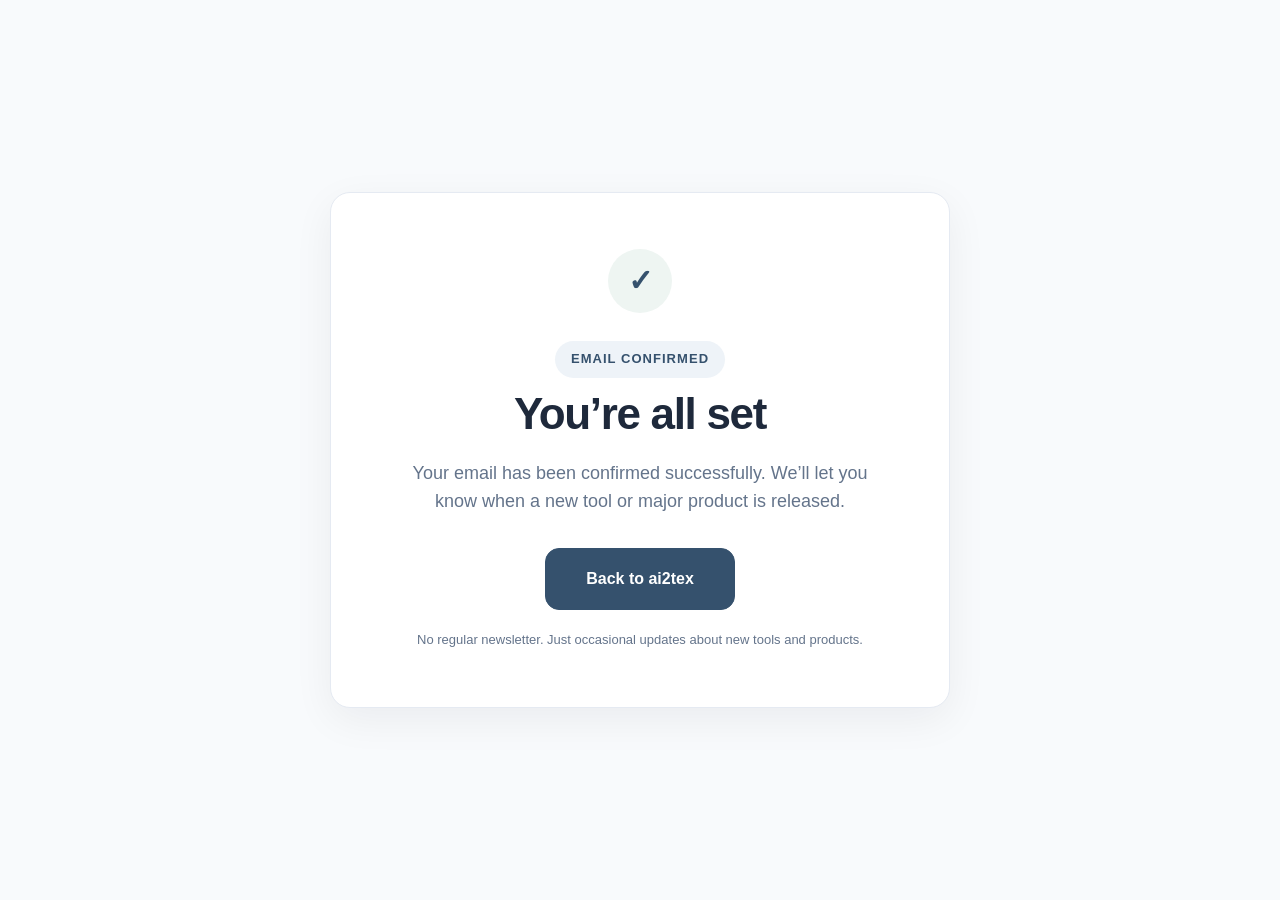
<file: confirmed.html>
<!DOCTYPE html>
<html lang="en">
<head>

  <meta charset="UTF-8">
  <meta name="viewport" content="width=device-width, initial-scale=1.0">
  <meta name="robots" content="noindex, nofollow">

  <title>Email confirmed - ai2tex</title>

  <link rel="icon" href="assets/logo-light.svg" type="image/svg+xml">

  <link rel="stylesheet" href="style.css">
  <link rel="stylesheet" href="site.css">

  <style>

    .confirmation-page {
      min-height: 100vh;
      display: flex;
      align-items: center;
      justify-content: center;
      padding: 40px 20px;
      background: var(--background);
    }

    .confirmation-box {
      width: 100%;
      max-width: 620px;
      padding: 56px 48px;
      text-align: center;
      background: #fff;
      border: 1px solid var(--border);
      border-radius: 20px;
      box-shadow: 0 12px 40px rgba(15, 23, 42, 0.06);
    }

    .confirmation-mark {
      width: 64px;
      height: 64px;
      margin: 0 auto 28px;
      border-radius: 50%;
      display: flex;
      align-items: center;
      justify-content: center;
      background: #eef5f2;
      color: #35516D;
      font-size: 30px;
      font-weight: 600;
    }

    .confirmation-box .eyebrow {
      margin-bottom: 12px;
    }

    .confirmation-box h1 {
      margin: 0;
      font-size: clamp(32px, 5vw, 44px);
      line-height: 1.1;
      letter-spacing: -0.03em;
    }

    .confirmation-box .body {
      max-width: 480px;
      margin: 20px auto 32px;
    }

    .confirmation-note {
      margin-top: 20px;
      font-size: 13px;
      color: var(--text-light);
    }

    @media (max-width: 600px) {

      .confirmation-box {
        padding: 42px 24px;
      }

    }

  </style>

</head>

<body>

  <main class="confirmation-page">

    <div class="confirmation-box">

      <div class="confirmation-mark">✓</div>

      <div class="eyebrow">EMAIL CONFIRMED</div>

      <h1>You’re all set</h1>

      <p class="body">
        Your email has been confirmed successfully.
        We’ll let you know when a new tool or major product is released.
      </p>

      <a class="btn primary large" href="index.html">
        Back to ai2tex
      </a>

      <div class="confirmation-note">
        No regular newsletter. Just occasional updates about new tools and products.
      </div>

    </div>

  </main>

</body>
</html>
</file>
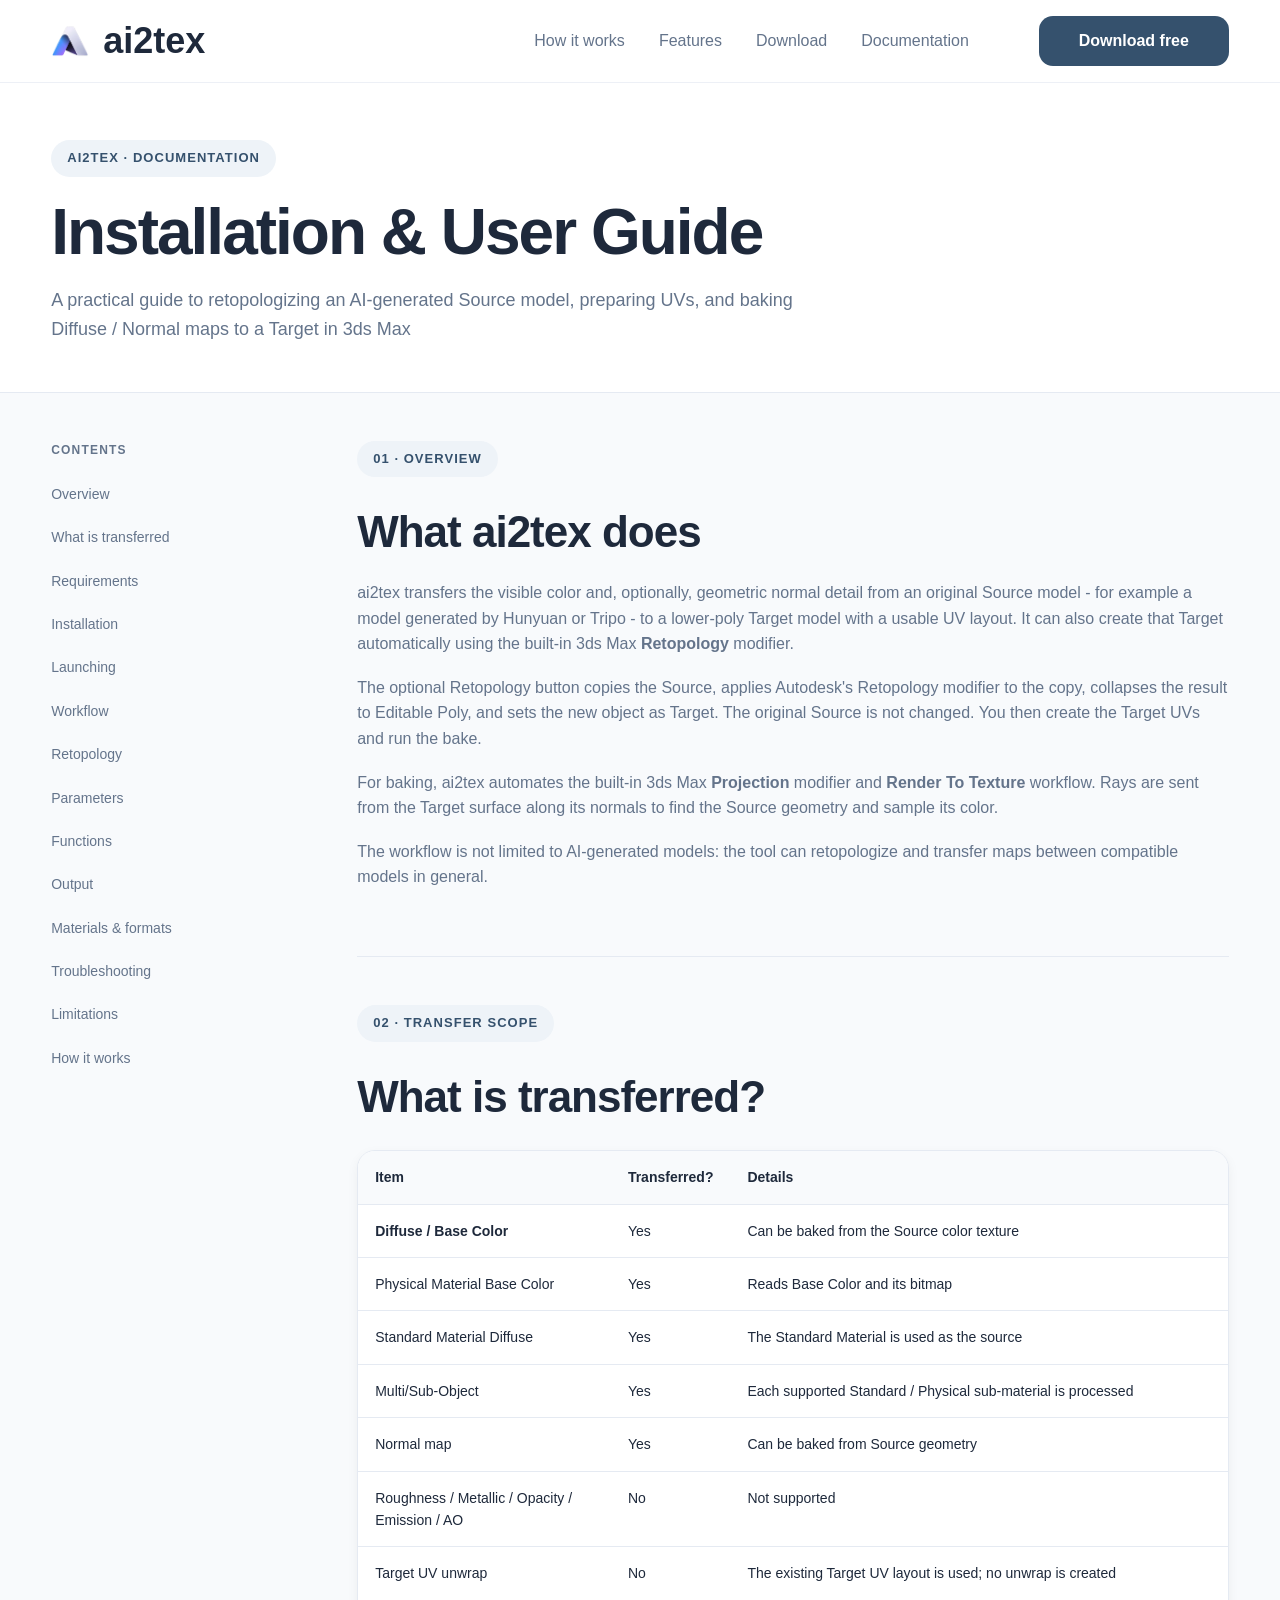
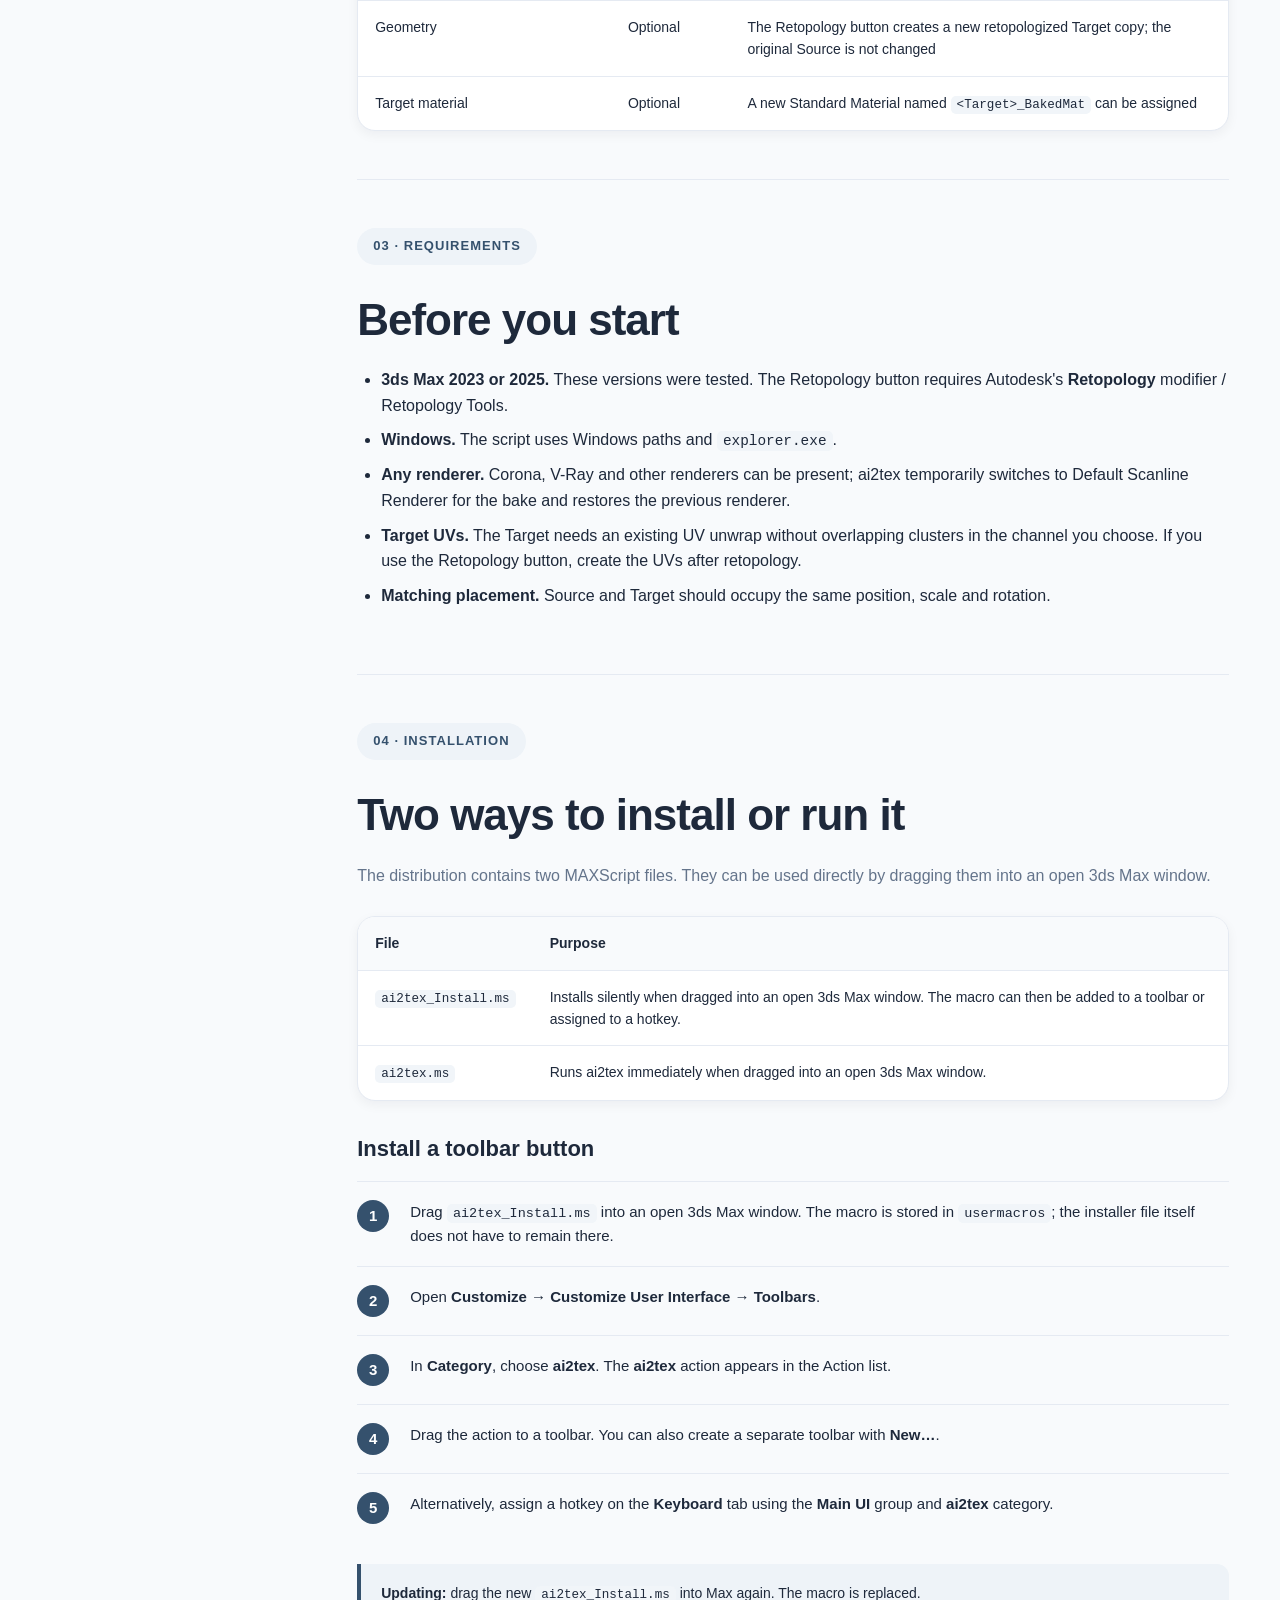
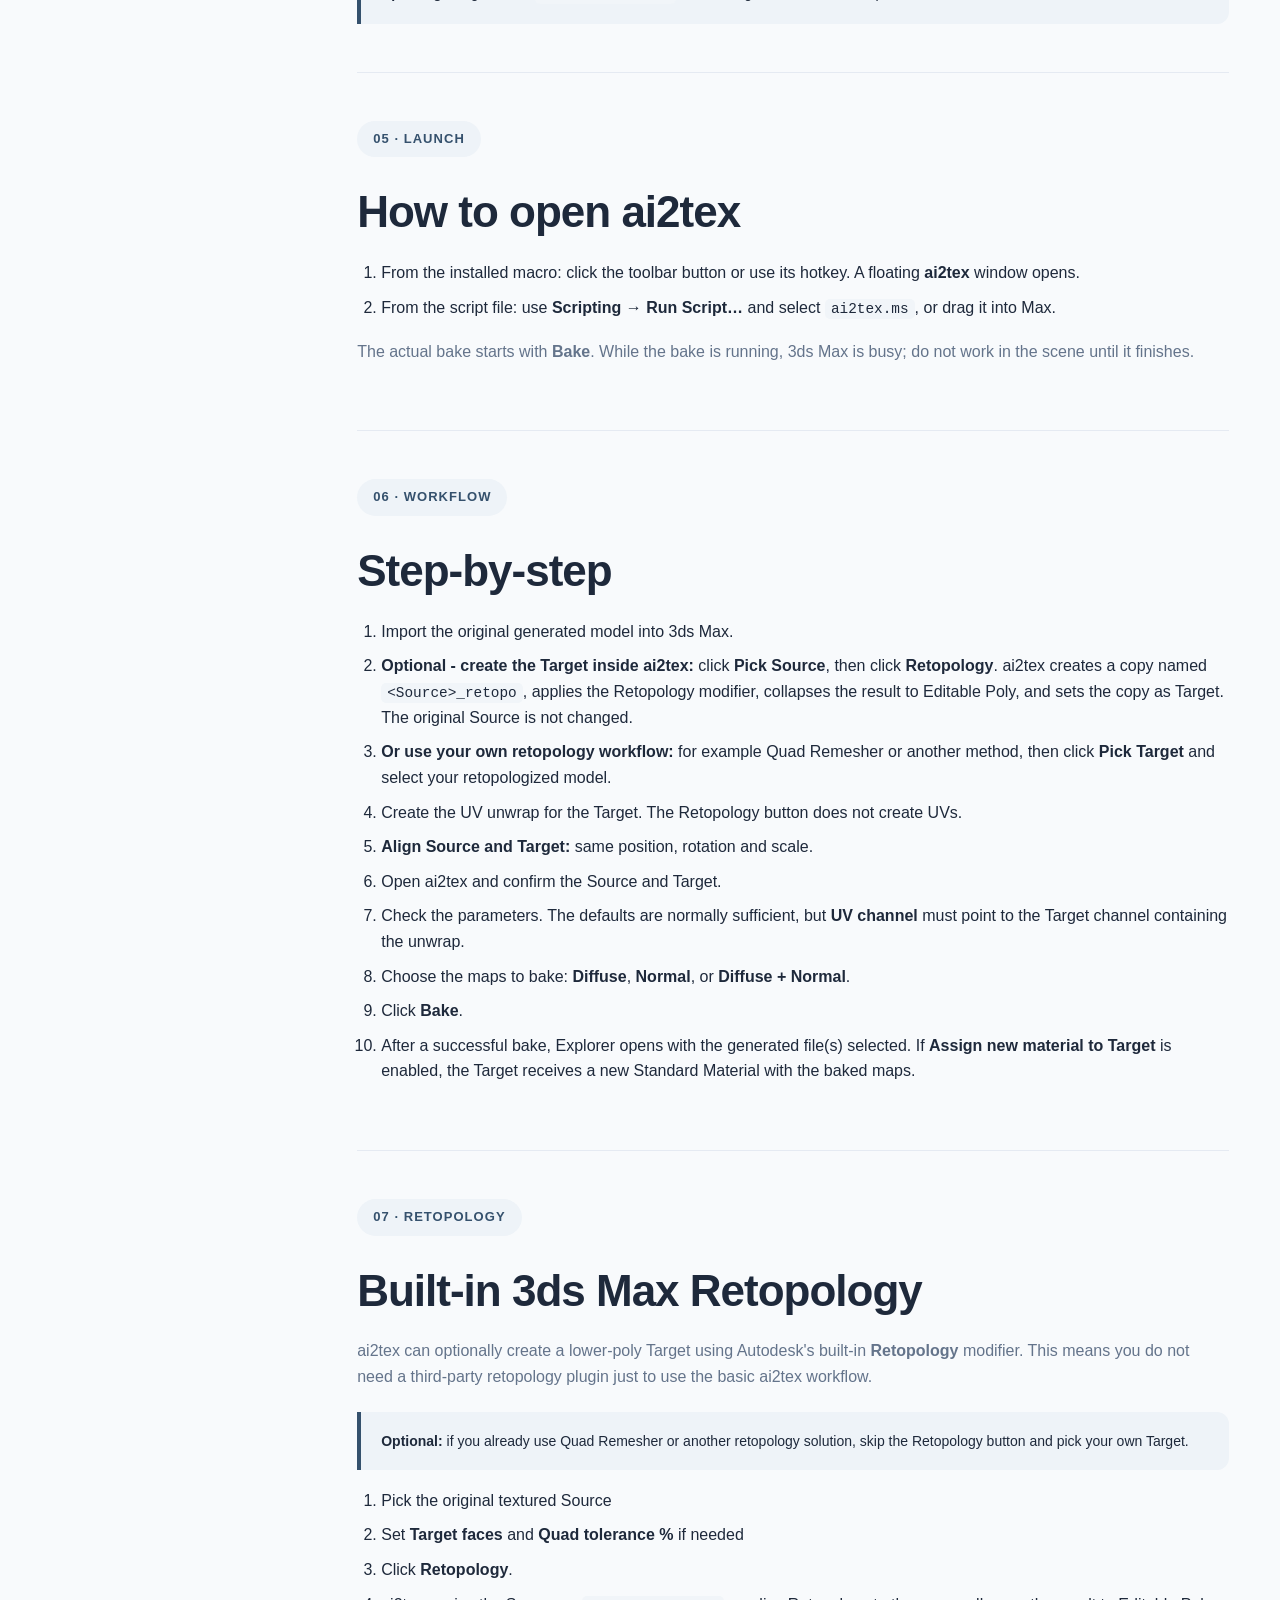
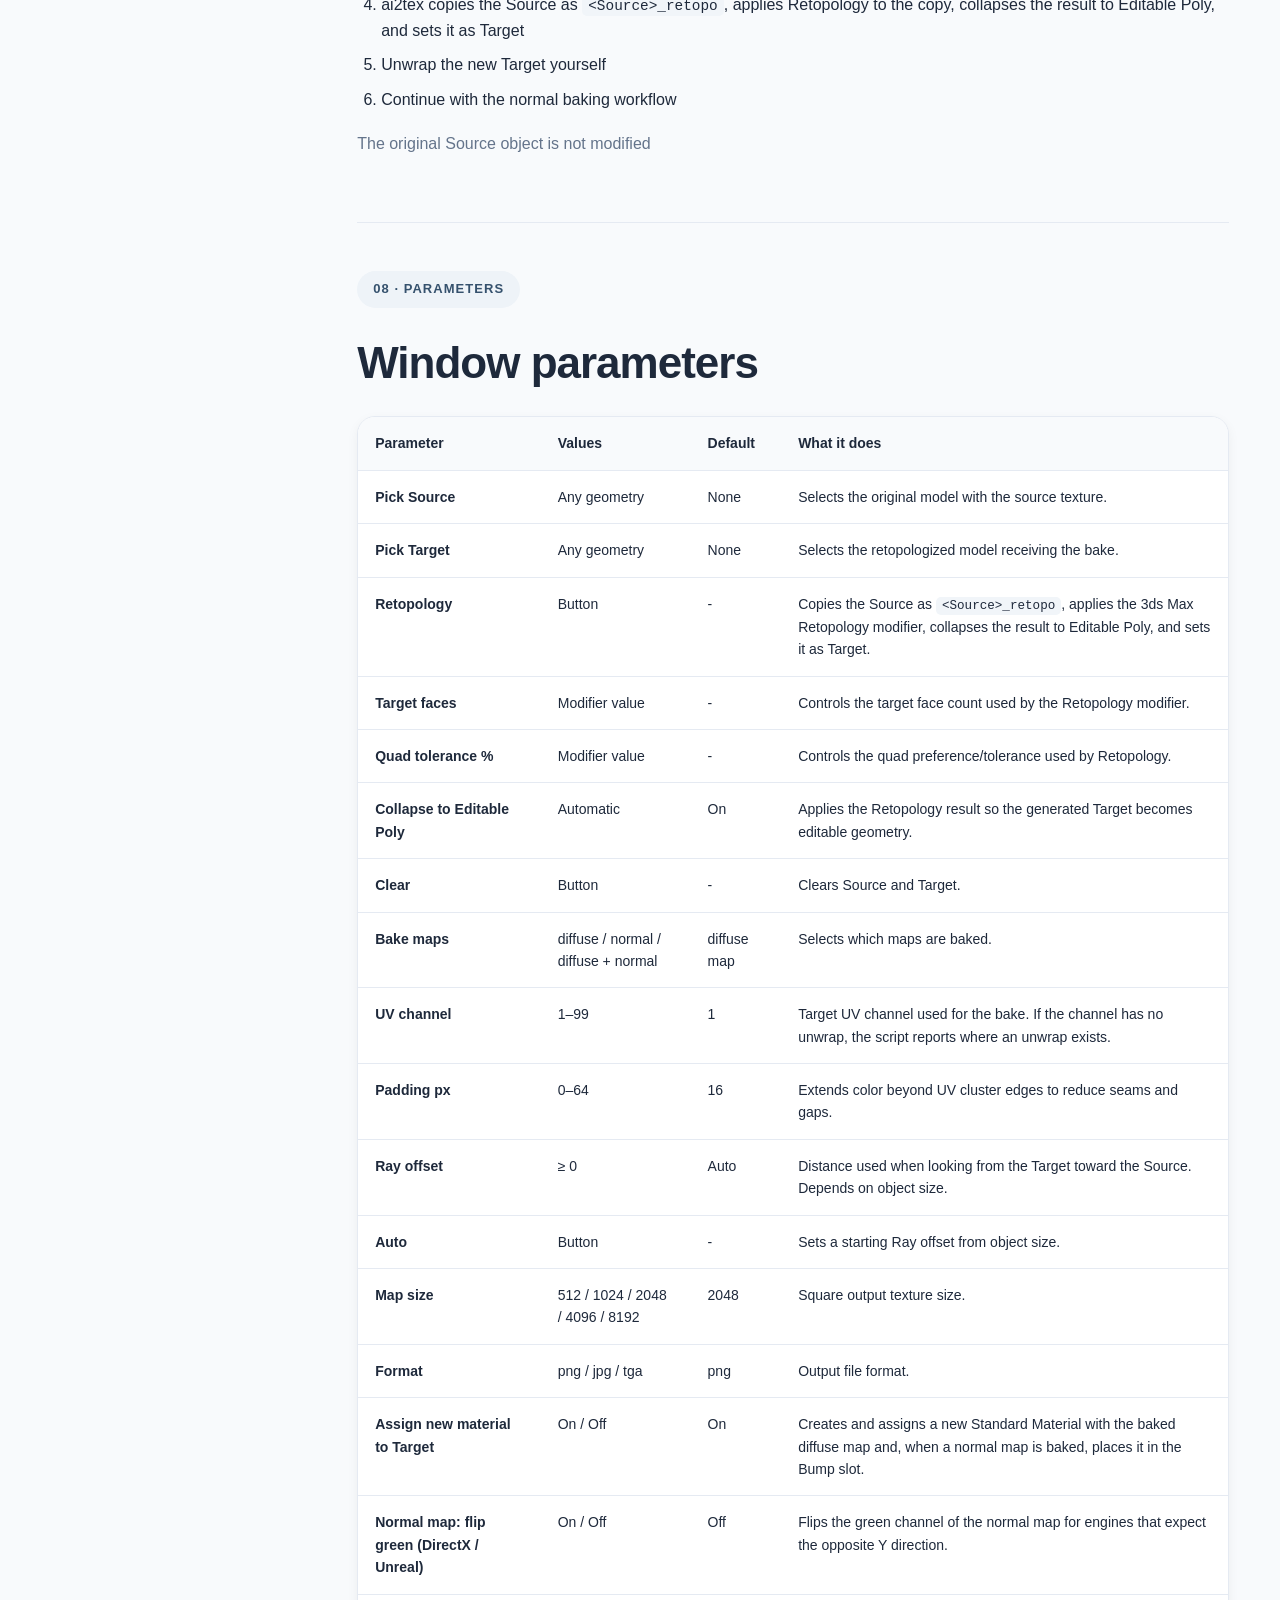
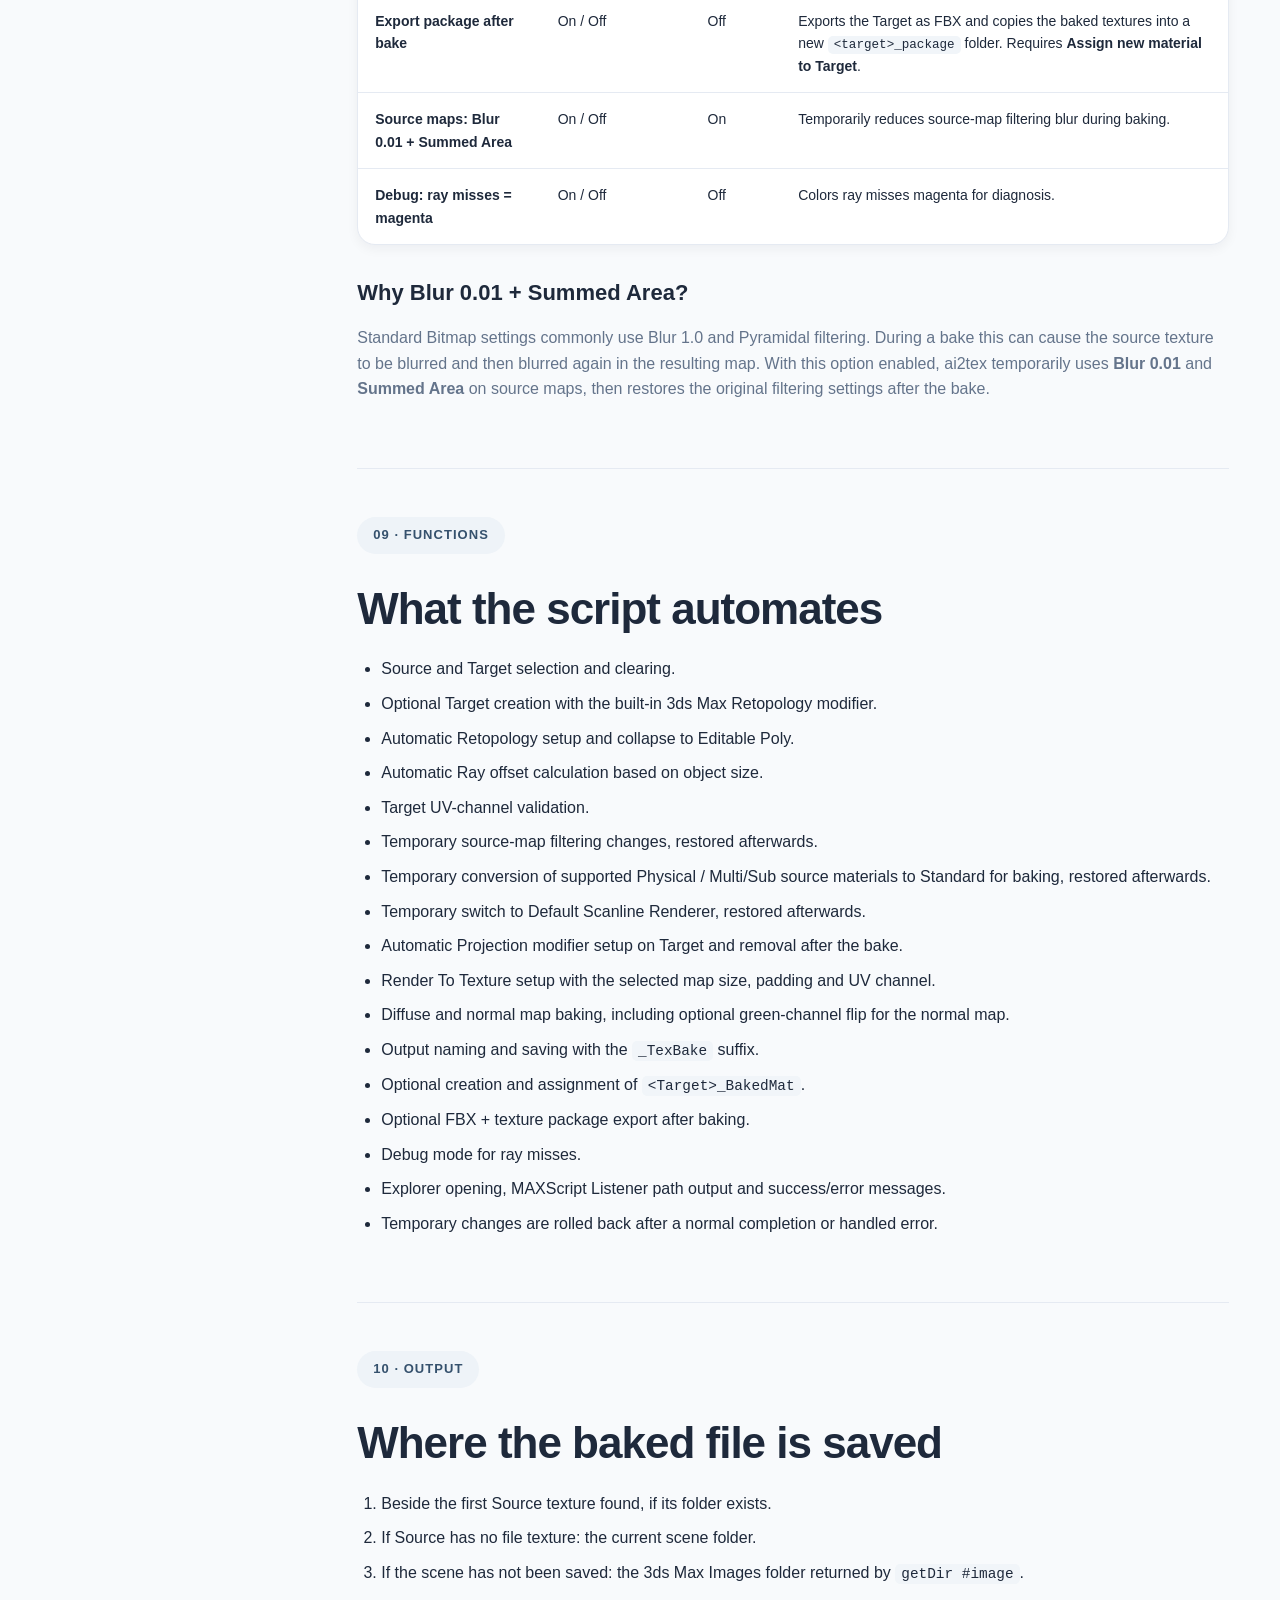
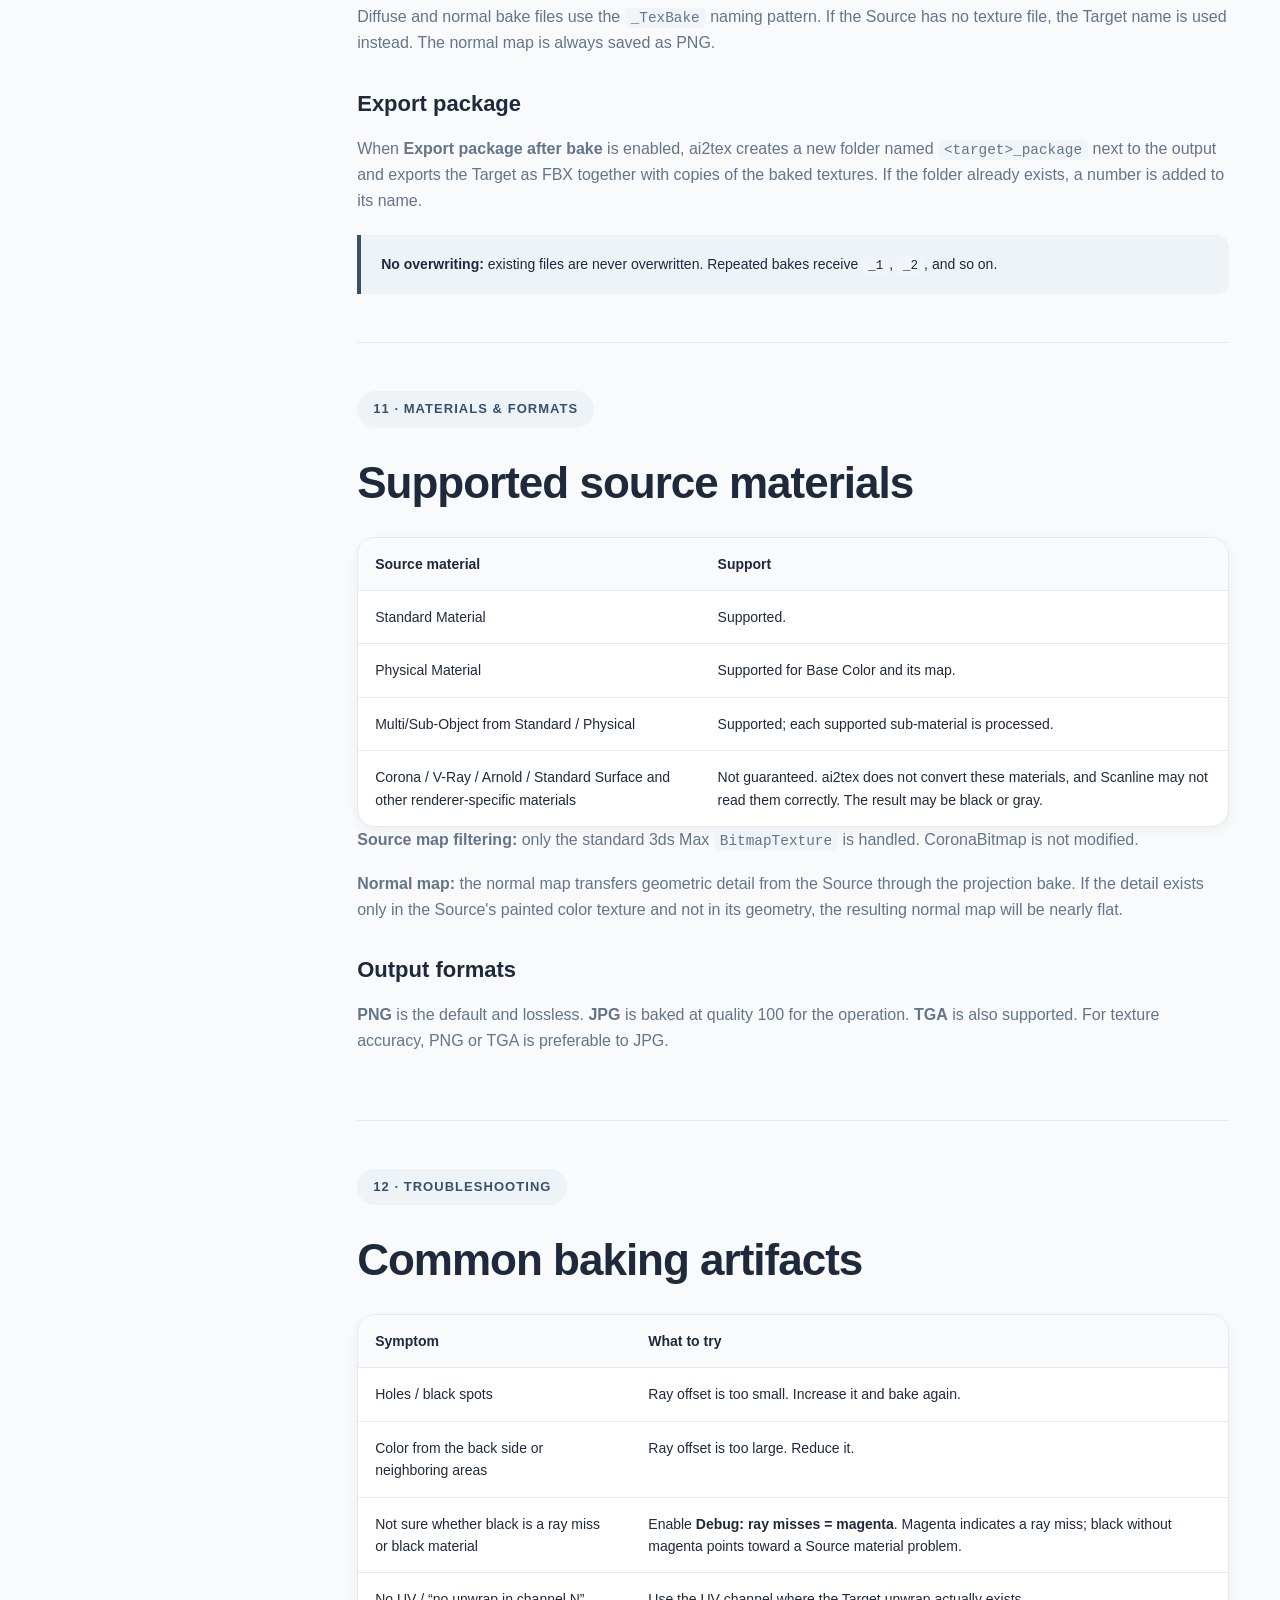
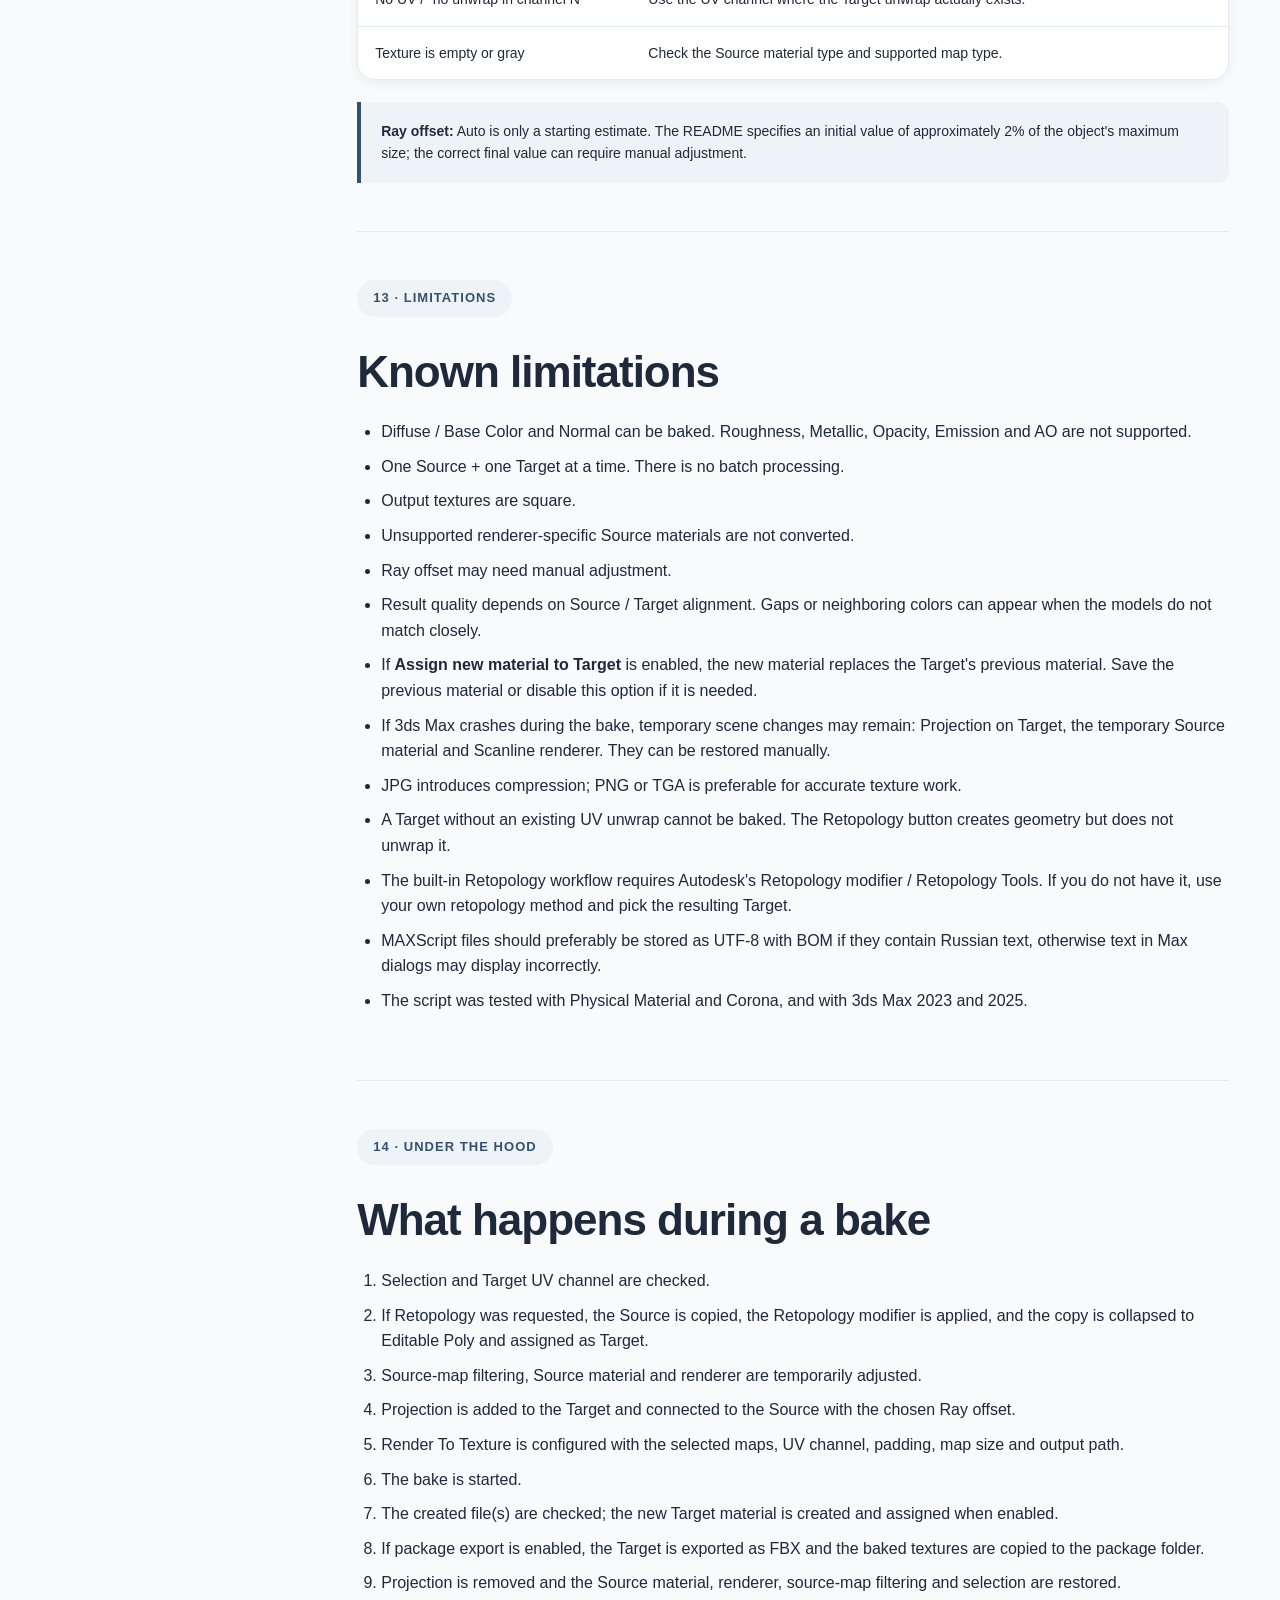
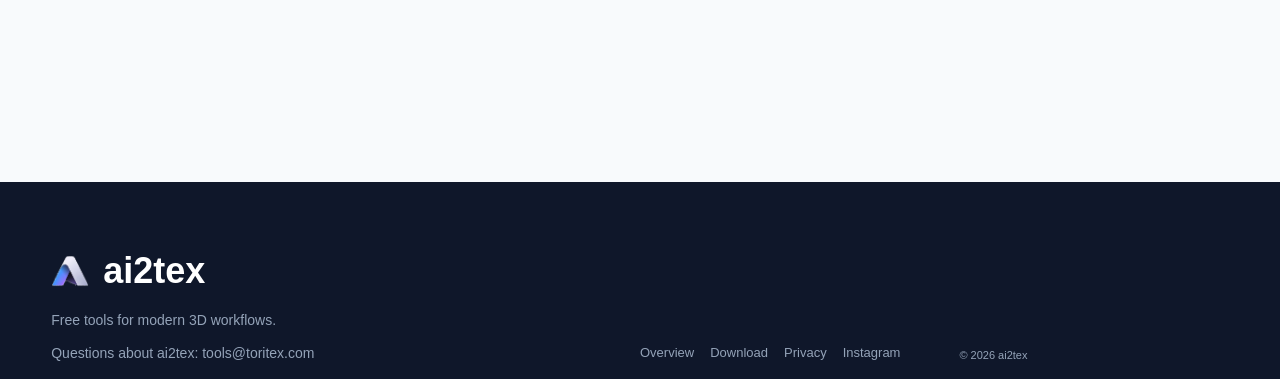
<file: documentation.html>
<!doctype html>
<html lang="en">
<head>
<!-- Google tag (gtag.js) -->
<script async src="https://www.googletagmanager.com/gtag/js?id=G-0L5M6BZ52X"></script>
<script>
  window.dataLayer = window.dataLayer || [];
  function gtag(){dataLayer.push(arguments);}
  gtag('js', new Date());

  gtag('config', 'G-0L5M6BZ52X');
</script>
<meta charset="utf-8">
<meta name="viewport" content="width=device-width,initial-scale=1">
<meta name="description" content="Installation, retopology workflow, baking parameters, supported materials and troubleshooting for ai2tex, the free 3ds Max texture transfer and baking tool.">
<title>ai2tex Documentation - Retopology, Baking &amp; Troubleshooting</title>
<link rel="canonical" href="https://ai2tex.toritex.com/documentation.html">
<meta property="og:type" content="article">
<meta property="og:site_name" content="ai2tex">
<meta property="og:title" content="ai2tex Documentation - Retopology, Baking &amp; Troubleshooting">
<meta property="og:description" content="Installation, retopology workflow, baking parameters, supported materials and troubleshooting for ai2tex, the free 3ds Max texture transfer and baking tool.">
<meta property="og:url" content="https://ai2tex.toritex.com/documentation.html">
<meta property="og:image" content="https://ai2tex.toritex.com/assets/a2texui.jpg">
<meta name="twitter:card" content="summary_large_image">
<meta name="twitter:title" content="ai2tex Documentation - Retopology, Baking &amp; Troubleshooting">
<meta name="twitter:description" content="Installation, retopology workflow, baking parameters, supported materials and troubleshooting for ai2tex, the free 3ds Max texture transfer and baking tool.">
<meta name="twitter:image" content="https://ai2tex.toritex.com/assets/a2texui.jpg">
<link rel="icon" href="assets/logo-light.svg" type="image/svg+xml">
<link rel="stylesheet" href="style.css">
<link rel="stylesheet" href="site.css">
<script type="application/ld+json">
{
  "@context": "https://schema.org",
  "@type": "BreadcrumbList",
  "itemListElement": [
    {"@type": "ListItem", "position": 1, "name": "ai2tex", "item": "https://ai2tex.toritex.com/"},
    {"@type": "ListItem", "position": 2, "name": "Documentation", "item": "https://ai2tex.toritex.com/documentation.html"}
  ]
}
</script>
</head>

<body>

<header class="header">
  <div class="container nav">
    <a class="brand" href="index.html">
      <img class="brand-mark" src="assets/logo-mark.svg" alt="">
      <span>ai2tex</span>
    </a>

    <nav class="navlinks">
      <a href="index.html#how">How it works</a>
      <a href="index.html#features">Features</a>
      <a href="index.html#download">Download</a>
      <a href="documentation.html">Documentation</a>
    </nav>

    <a class="navbtn" href="index.html#download">Download free</a>
  </div>
</header>


<section class="docs-hero">
  <div class="container">
    <div class="eyebrow">AI2TEX · DOCUMENTATION</div>
    <h1>Installation & User Guide</h1>
    <p class="lead">A practical guide to retopologizing an AI-generated Source model, preparing UVs, and baking Diffuse / Normal maps to a Target in 3ds Max</p>
  </div>
</section>


<main class="container docs-layout">

<aside class="toc">
  <b>CONTENTS</b>
  <a href="#overview">Overview</a>
  <a href="#transfer">What is transferred</a>
  <a href="#requirements">Requirements</a>
  <a href="#install">Installation</a>
  <a href="#launch">Launching</a>
  <a href="#workflow">Workflow</a>
  <a href="#retopology">Retopology</a>
  <a href="#parameters">Parameters</a>
  <a href="#functions">Functions</a>
  <a href="#output">Output</a>
  <a href="#materials">Materials & formats</a>
  <a href="#troubleshooting">Troubleshooting</a>
  <a href="#limitations">Limitations</a>
  <a href="#under-the-hood">How it works</a>
</aside>


<article class="doc">

<section id="overview">
  <div class="eyebrow">01 · OVERVIEW</div>
  <h2>What ai2tex does</h2>

  <p>ai2tex transfers the visible color and, optionally, geometric normal detail from an original Source model - for example a model generated by Hunyuan or Tripo - to a lower-poly Target model with a usable UV layout. It can also create that Target automatically using the built-in 3ds Max <b>Retopology</b> modifier.</p>

  <p>The optional Retopology button copies the Source, applies Autodesk's Retopology modifier to the copy, collapses the result to Editable Poly, and sets the new object as Target. The original Source is not changed. You then create the Target UVs and run the bake.</p>

  <p>For baking, ai2tex automates the built-in 3ds Max <b>Projection</b> modifier and <b>Render To Texture</b> workflow. Rays are sent from the Target surface along its normals to find the Source geometry and sample its color.</p>

  <p>The workflow is not limited to AI-generated models: the tool can retopologize and transfer maps between compatible models in general.</p>
</section>


<section id="transfer">
  <div class="eyebrow">02 · TRANSFER SCOPE</div>
  <h2>What is transferred?</h2>

  <div class="table-wrap">
    <table>
      <thead>
        <tr>
          <th>Item</th>
          <th>Transferred?</th>
          <th>Details</th>
        </tr>
      </thead>
      <tbody>
        <tr>
          <td><b>Diffuse / Base Color</b></td>
          <td>Yes</td>
          <td>Can be baked from the Source color texture</td>
        </tr>
        <tr>
          <td>Physical Material Base Color</td>
          <td>Yes</td>
          <td>Reads Base Color and its bitmap</td>
        </tr>
        <tr>
          <td>Standard Material Diffuse</td>
          <td>Yes</td>
          <td>The Standard Material is used as the source</td>
        </tr>
        <tr>
          <td>Multi/Sub-Object</td>
          <td>Yes</td>
          <td>Each supported Standard / Physical sub-material is processed</td>
        </tr>
        <tr>
          <td>Normal map</td>
          <td>Yes</td>
          <td>Can be baked from Source geometry</td>
        </tr>
        <tr>
          <td>Roughness / Metallic / Opacity / Emission / AO</td>
          <td>No</td>
          <td>Not supported</td>
        </tr>
        <tr>
          <td>Target UV unwrap</td>
          <td>No</td>
          <td>The existing Target UV layout is used; no unwrap is created</td>
        </tr>
        <tr>
          <td>Geometry</td>
          <td>Optional</td>
          <td>The Retopology button creates a new retopologized Target copy; the original Source is not changed</td>
        </tr>
        <tr>
          <td>Target material</td>
          <td>Optional</td>
          <td>A new Standard Material named <span class="code">&lt;Target&gt;_BakedMat</span> can be assigned</td>
        </tr>
      </tbody>
    </table>
  </div>
</section>


<section id="requirements">
  <div class="eyebrow">03 · REQUIREMENTS</div>
  <h2>Before you start</h2>

  <ul>
    <li><b>3ds Max 2023 or 2025.</b> These versions were tested. The Retopology button requires Autodesk's <b>Retopology</b> modifier / Retopology Tools.</li>
    <li><b>Windows.</b> The script uses Windows paths and <span class="code">explorer.exe</span>.</li>
    <li><b>Any renderer.</b> Corona, V-Ray and other renderers can be present; ai2tex temporarily switches to Default Scanline Renderer for the bake and restores the previous renderer.</li>
    <li><b>Target UVs.</b> The Target needs an existing UV unwrap without overlapping clusters in the channel you choose. If you use the Retopology button, create the UVs after retopology.</li>
    <li><b>Matching placement.</b> Source and Target should occupy the same position, scale and rotation.</li>
  </ul>
</section>


<section id="install">
  <div class="eyebrow">04 · INSTALLATION</div>
  <h2>Two ways to install or run it</h2>

  <p>The distribution contains two MAXScript files. They can be used directly by dragging them into an open 3ds Max window.</p>

  <div class="table-wrap">
    <table>
      <thead>
        <tr>
          <th>File</th>
          <th>Purpose</th>
        </tr>
      </thead>

      <tbody>
        <tr>
          <td><span class="code">ai2tex_Install.ms</span></td>
          <td>Installs silently when dragged into an open 3ds Max window. The macro can then be added to a toolbar or assigned to a hotkey.</td>
        </tr>

        <tr>
          <td><span class="code">ai2tex.ms</span></td>
          <td>Runs ai2tex immediately when dragged into an open 3ds Max window.</td>
        </tr>
      </tbody>
    </table>
  </div>


  <h3>Install a toolbar button</h3>

  <div class="step">
    <strong>1</strong>
    <div>Drag <span class="code">ai2tex_Install.ms</span> into an open 3ds Max window. The macro is stored in <span class="code">usermacros</span>; the installer file itself does not have to remain there.</div>
  </div>

  <div class="step">
    <strong>2</strong>
    <div>Open <b>Customize → Customize User Interface → Toolbars</b>.</div>
  </div>

  <div class="step">
    <strong>3</strong>
    <div>In <b>Category</b>, choose <b>ai2tex</b>. The <b>ai2tex</b> action appears in the Action list.</div>
  </div>

  <div class="step">
    <strong>4</strong>
    <div>Drag the action to a toolbar. You can also create a separate toolbar with <b>New…</b>.</div>
  </div>

  <div class="step">
    <strong>5</strong>
    <div>Alternatively, assign a hotkey on the <b>Keyboard</b> tab using the <b>Main UI</b> group and <b>ai2tex</b> category.</div>
  </div>

  <div class="note">
    <b>Updating:</b> drag the new <span class="code">ai2tex_Install.ms</span> into Max again. The macro is replaced.
  </div>
</section>


<section id="launch">
  <div class="eyebrow">05 · LAUNCH</div>
  <h2>How to open ai2tex</h2>

  <ol>
    <li>From the installed macro: click the toolbar button or use its hotkey. A floating <b>ai2tex</b> window opens.</li>
    <li>From the script file: use <b>Scripting → Run Script…</b> and select <span class="code">ai2tex.ms</span>, or drag it into Max.</li>
  </ol>

  <p>The actual bake starts with <b>Bake</b>. While the bake is running, 3ds Max is busy; do not work in the scene until it finishes.</p>
</section>


<section id="workflow">
  <div class="eyebrow">06 · WORKFLOW</div>
  <h2>Step-by-step</h2>

  <ol>
    <li>Import the original generated model into 3ds Max.</li>
    <li><b>Optional - create the Target inside ai2tex:</b> click <b>Pick Source</b>, then click <b>Retopology</b>. ai2tex creates a copy named <span class="code">&lt;Source&gt;_retopo</span>, applies the Retopology modifier, collapses the result to Editable Poly, and sets the copy as Target. The original Source is not changed.</li>
    <li><b>Or use your own retopology workflow:</b> for example Quad Remesher or another method, then click <b>Pick Target</b> and select your retopologized model.</li>
    <li>Create the UV unwrap for the Target. The Retopology button does not create UVs.</li>
    <li><b>Align Source and Target:</b> same position, rotation and scale.</li>
    <li>Open ai2tex and confirm the Source and Target.</li>
    <li>Check the parameters. The defaults are normally sufficient, but <b>UV channel</b> must point to the Target channel containing the unwrap.</li>
    <li>Choose the maps to bake: <b>Diffuse</b>, <b>Normal</b>, or <b>Diffuse + Normal</b>.</li>
    <li>Click <b>Bake</b>.</li>
    <li>After a successful bake, Explorer opens with the generated file(s) selected. If <b>Assign new material to Target</b> is enabled, the Target receives a new Standard Material with the baked maps.</li>
  </ol>
</section>

<section id="retopology">
  <div class="eyebrow">07 · RETOPOLOGY</div>
  <h2>Built-in 3ds Max Retopology</h2>

  <p>ai2tex can optionally create a lower-poly Target using Autodesk's built-in <b>Retopology</b> modifier. This means you do not need a third-party retopology plugin just to use the basic ai2tex workflow.</p>

  <div class="note">
    <b>Optional:</b> if you already use Quad Remesher or another retopology solution, skip the Retopology button and pick your own Target.
  </div>

  <ol>
    <li>Pick the original textured Source</li>
    <li>Set <b>Target faces</b> and <b>Quad tolerance %</b> if needed</li>
    <li>Click <b>Retopology</b>.</li>
    <li>ai2tex copies the Source as <span class="code">&lt;Source&gt;_retopo</span>, applies Retopology to the copy, collapses the result to Editable Poly, and sets it as Target</li>
    <li>Unwrap the new Target yourself</li>
    <li>Continue with the normal baking workflow</li>
  </ol>

  <p>The original Source object is not modified</p>
</section>


<section id="parameters">
  <div class="eyebrow">08 · PARAMETERS</div>
  <h2>Window parameters</h2>

  <div class="table-wrap">
    <table>
      <thead>
        <tr>
          <th>Parameter</th>
          <th>Values</th>
          <th>Default</th>
          <th>What it does</th>
        </tr>
      </thead>

      <tbody>
        <tr><td><b>Pick Source</b></td><td>Any geometry</td><td>None</td><td>Selects the original model with the source texture.</td></tr>
        <tr><td><b>Pick Target</b></td><td>Any geometry</td><td>None</td><td>Selects the retopologized model receiving the bake.</td></tr>
        <tr><td><b>Retopology</b></td><td>Button</td><td>-</td><td>Copies the Source as <span class="code">&lt;Source&gt;_retopo</span>, applies the 3ds Max Retopology modifier, collapses the result to Editable Poly, and sets it as Target.</td></tr>
        <tr><td><b>Target faces</b></td><td>Modifier value</td><td>-</td><td>Controls the target face count used by the Retopology modifier.</td></tr>
        <tr><td><b>Quad tolerance %</b></td><td>Modifier value</td><td>-</td><td>Controls the quad preference/tolerance used by Retopology.</td></tr>
        <tr><td><b>Collapse to Editable Poly</b></td><td>Automatic</td><td>On</td><td>Applies the Retopology result so the generated Target becomes editable geometry.</td></tr>
        <tr><td><b>Clear</b></td><td>Button</td><td>-</td><td>Clears Source and Target.</td></tr>
        <tr><td><b>Bake maps</b></td><td>diffuse / normal / diffuse + normal</td><td>diffuse map</td><td>Selects which maps are baked.</td></tr>
        <tr><td><b>UV channel</b></td><td>1–99</td><td>1</td><td>Target UV channel used for the bake. If the channel has no unwrap, the script reports where an unwrap exists.</td></tr>
        <tr><td><b>Padding px</b></td><td>0–64</td><td>16</td><td>Extends color beyond UV cluster edges to reduce seams and gaps.</td></tr>
        <tr><td><b>Ray offset</b></td><td>≥ 0</td><td>Auto</td><td>Distance used when looking from the Target toward the Source. Depends on object size.</td></tr>
        <tr><td><b>Auto</b></td><td>Button</td><td>-</td><td>Sets a starting Ray offset from object size.</td></tr>
        <tr><td><b>Map size</b></td><td>512 / 1024 / 2048 / 4096 / 8192</td><td>2048</td><td>Square output texture size.</td></tr>
        <tr><td><b>Format</b></td><td>png / jpg / tga</td><td>png</td><td>Output file format.</td></tr>
        <tr><td><b>Assign new material to Target</b></td><td>On / Off</td><td>On</td><td>Creates and assigns a new Standard Material with the baked diffuse map and, when a normal map is baked, places it in the Bump slot.</td></tr>
        <tr><td><b>Normal map: flip green (DirectX / Unreal)</b></td><td>On / Off</td><td>Off</td><td>Flips the green channel of the normal map for engines that expect the opposite Y direction.</td></tr>
        <tr><td><b>Export package after bake</b></td><td>On / Off</td><td>Off</td><td>Exports the Target as FBX and copies the baked textures into a new <span class="code">&lt;target&gt;_package</span> folder. Requires <b>Assign new material to Target</b>.</td></tr>
        <tr><td><b>Source maps: Blur 0.01 + Summed Area</b></td><td>On / Off</td><td>On</td><td>Temporarily reduces source-map filtering blur during baking.</td></tr>
        <tr><td><b>Debug: ray misses = magenta</b></td><td>On / Off</td><td>Off</td><td>Colors ray misses magenta for diagnosis.</td></tr>
      </tbody>
    </table>
  </div>

  <h3>Why Blur 0.01 + Summed Area?</h3>

  <p>Standard Bitmap settings commonly use Blur 1.0 and Pyramidal filtering. During a bake this can cause the source texture to be blurred and then blurred again in the resulting map. With this option enabled, ai2tex temporarily uses <b>Blur 0.01</b> and <b>Summed Area</b> on source maps, then restores the original filtering settings after the bake.</p>
</section>


<section id="functions">
  <div class="eyebrow">09 · FUNCTIONS</div>
  <h2>What the script automates</h2>

  <ul>
    <li>Source and Target selection and clearing.</li>
    <li>Optional Target creation with the built-in 3ds Max Retopology modifier.</li>
    <li>Automatic Retopology setup and collapse to Editable Poly.</li>
    <li>Automatic Ray offset calculation based on object size.</li>
    <li>Target UV-channel validation.</li>
    <li>Temporary source-map filtering changes, restored afterwards.</li>
    <li>Temporary conversion of supported Physical / Multi/Sub source materials to Standard for baking, restored afterwards.</li>
    <li>Temporary switch to Default Scanline Renderer, restored afterwards.</li>
    <li>Automatic Projection modifier setup on Target and removal after the bake.</li>
    <li>Render To Texture setup with the selected map size, padding and UV channel.</li>
    <li>Diffuse and normal map baking, including optional green-channel flip for the normal map.</li>
    <li>Output naming and saving with the <span class="code">_TexBake</span> suffix.</li>
    <li>Optional creation and assignment of <span class="code">&lt;Target&gt;_BakedMat</span>.</li>
    <li>Optional FBX + texture package export after baking.</li>
    <li>Debug mode for ray misses.</li>
    <li>Explorer opening, MAXScript Listener path output and success/error messages.</li>
    <li>Temporary changes are rolled back after a normal completion or handled error.</li>
  </ul>
</section>


<section id="output">
  <div class="eyebrow">10 · OUTPUT</div>
  <h2>Where the baked file is saved</h2>

  <ol>
    <li>Beside the first Source texture found, if its folder exists.</li>
    <li>If Source has no file texture: the current scene folder.</li>
    <li>If the scene has not been saved: the 3ds Max Images folder returned by <span class="code">getDir #image</span>.</li>
  </ol>

  <p>Diffuse and normal bake files use the <span class="code">_TexBake</span> naming pattern. If the Source has no texture file, the Target name is used instead. The normal map is always saved as PNG.</p>

  <h3>Export package</h3>
  <p>When <b>Export package after bake</b> is enabled, ai2tex creates a new folder named <span class="code">&lt;target&gt;_package</span> next to the output and exports the Target as FBX together with copies of the baked textures. If the folder already exists, a number is added to its name.</p>

  <div class="note">
    <b>No overwriting:</b> existing files are never overwritten. Repeated bakes receive <span class="code">_1</span>, <span class="code">_2</span>, and so on.
  </div>
</section>


<section id="materials">
  <div class="eyebrow">11 · MATERIALS & FORMATS</div>
  <h2>Supported source materials</h2>

  <div class="table-wrap">
    <table>
      <thead>
        <tr>
          <th>Source material</th>
          <th>Support</th>
        </tr>
      </thead>

      <tbody>
        <tr><td>Standard Material</td><td>Supported.</td></tr>
        <tr><td>Physical Material</td><td>Supported for Base Color and its map.</td></tr>
        <tr><td>Multi/Sub-Object from Standard / Physical</td><td>Supported; each supported sub-material is processed.</td></tr>
        <tr><td>Corona / V-Ray / Arnold / Standard Surface and other renderer-specific materials</td><td>Not guaranteed. ai2tex does not convert these materials, and Scanline may not read them correctly. The result may be black or gray.</td></tr>
      </tbody>
    </table>
  </div>

  <p><b>Source map filtering:</b> only the standard 3ds Max <span class="code">BitmapTexture</span> is handled. CoronaBitmap is not modified.</p>

  <p><b>Normal map:</b> the normal map transfers geometric detail from the Source through the projection bake. If the detail exists only in the Source's painted color texture and not in its geometry, the resulting normal map will be nearly flat.</p>

  <h3>Output formats</h3>

  <p><b>PNG</b> is the default and lossless. <b>JPG</b> is baked at quality 100 for the operation. <b>TGA</b> is also supported. For texture accuracy, PNG or TGA is preferable to JPG.</p>
</section>


<section id="troubleshooting">
  <div class="eyebrow">12 · TROUBLESHOOTING</div>
  <h2>Common baking artifacts</h2>

  <div class="table-wrap">
    <table>
      <thead>
        <tr>
          <th>Symptom</th>
          <th>What to try</th>
        </tr>
      </thead>

      <tbody>
        <tr><td>Holes / black spots</td><td>Ray offset is too small. Increase it and bake again.</td></tr>
        <tr><td>Color from the back side or neighboring areas</td><td>Ray offset is too large. Reduce it.</td></tr>
        <tr><td>Not sure whether black is a ray miss or black material</td><td>Enable <b>Debug: ray misses = magenta</b>. Magenta indicates a ray miss; black without magenta points toward a Source material problem.</td></tr>
        <tr><td>No UV / “no unwrap in channel N”</td><td>Use the UV channel where the Target unwrap actually exists.</td></tr>
        <tr><td>Texture is empty or gray</td><td>Check the Source material type and supported map type.</td></tr>
      </tbody>
    </table>
  </div>

  <div class="note">
    <b>Ray offset:</b> Auto is only a starting estimate. The README specifies an initial value of approximately 2% of the object's maximum size; the correct final value can require manual adjustment.
  </div>
</section>


<section id="limitations">
  <div class="eyebrow">13 · LIMITATIONS</div>
  <h2>Known limitations</h2>

  <ul>
    <li>Diffuse / Base Color and Normal can be baked. Roughness, Metallic, Opacity, Emission and AO are not supported.</li>
    <li>One Source + one Target at a time. There is no batch processing.</li>
    <li>Output textures are square.</li>
    <li>Unsupported renderer-specific Source materials are not converted.</li>
    <li>Ray offset may need manual adjustment.</li>
    <li>Result quality depends on Source / Target alignment. Gaps or neighboring colors can appear when the models do not match closely.</li>
    <li>If <b>Assign new material to Target</b> is enabled, the new material replaces the Target's previous material. Save the previous material or disable this option if it is needed.</li>
    <li>If 3ds Max crashes during the bake, temporary scene changes may remain: Projection on Target, the temporary Source material and Scanline renderer. They can be restored manually.</li>
    <li>JPG introduces compression; PNG or TGA is preferable for accurate texture work.</li>
    <li>A Target without an existing UV unwrap cannot be baked. The Retopology button creates geometry but does not unwrap it.</li>
    <li>The built-in Retopology workflow requires Autodesk's Retopology modifier / Retopology Tools. If you do not have it, use your own retopology method and pick the resulting Target.</li>
    <li>MAXScript files should preferably be stored as UTF-8 with BOM if they contain Russian text, otherwise text in Max dialogs may display incorrectly.</li>
    <li>The script was tested with Physical Material and Corona, and with 3ds Max 2023 and 2025.</li>
  </ul>
</section>


<section id="under-the-hood">
  <div class="eyebrow">14 · UNDER THE HOOD</div>
  <h2>What happens during a bake</h2>

  <ol>
    <li>Selection and Target UV channel are checked.</li>
    <li>If Retopology was requested, the Source is copied, the Retopology modifier is applied, and the copy is collapsed to Editable Poly and assigned as Target.</li>
    <li>Source-map filtering, Source material and renderer are temporarily adjusted.</li>
    <li>Projection is added to the Target and connected to the Source with the chosen Ray offset.</li>
    <li>Render To Texture is configured with the selected maps, UV channel, padding, map size and output path.</li>
    <li>The bake is started.</li>
    <li>The created file(s) are checked; the new Target material is created and assigned when enabled.</li>
    <li>If package export is enabled, the Target is exported as FBX and the baked textures are copied to the package folder.</li>
    <li>Projection is removed and the Source material, renderer, source-map filtering and selection are restored.</li>
  </ol>
</section>

</article>
</main>


<footer class="footer">
  <div class="container footer-grid">

    <div>
      <a class="brand" href="index.html">
        <img class="brand-mark" src="assets/logo-mark.svg" alt="">
        <span>ai2tex</span>
      </a>
      <p>Free tools for modern 3D workflows.</p>
      <p>Questions about ai2tex: <a href="mailto:tools@toritex.com?subject=ai2tex%20Support">tools@toritex.com</a></p>
    </div>

    <div class="footer-links">
      <a href="index.html">Overview</a>
      <a href="index.html#download">Download</a>
      <a href="privacy.html">Privacy</a>
      <a href="https://www.instagram.com/alexander_brikulskiy/" target="_blank" rel="noopener">Instagram</a>
    </div>

    <small>© 2026 ai2tex</small>

  </div>
</footer>

</body>
</html>
</file>
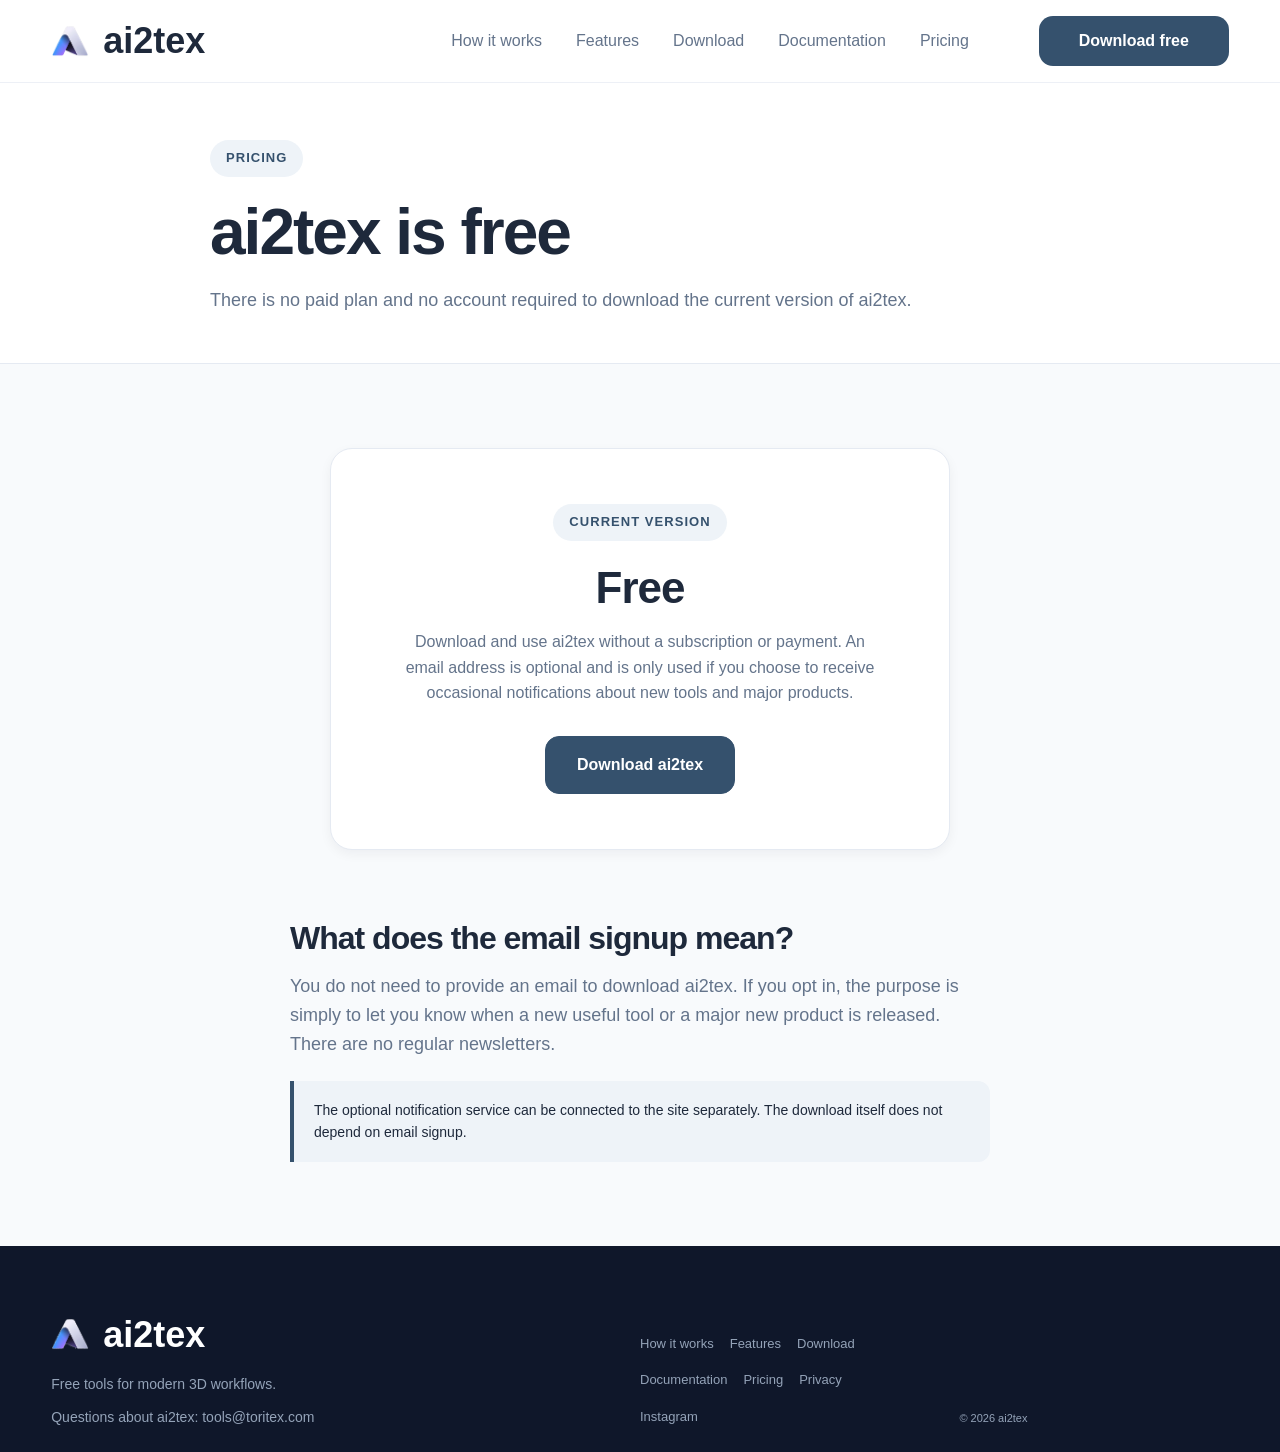
<file: pricing.html>
<!doctype html>
<html lang="en">
<head>
<meta charset="utf-8"><meta name="viewport" content="width=device-width,initial-scale=1">
<meta name="description" content="ai2tex is completely free for 3ds Max - no subscription, no account, no paid tier. Optional email signup only for release notifications.">
<title>Pricing - ai2tex Is Free for 3ds Max</title>
<link rel="canonical" href="https://ai2tex.toritex.com/pricing.html">
<meta property="og:type" content="website">
<meta property="og:site_name" content="ai2tex">
<meta property="og:title" content="Pricing - ai2tex Is Free for 3ds Max">
<meta property="og:description" content="ai2tex is completely free for 3ds Max - no subscription, no account, no paid tier. Optional email signup only for release notifications.">
<meta property="og:url" content="https://ai2tex.toritex.com/pricing.html">
<meta property="og:image" content="https://ai2tex.toritex.com/assets/ai2tex-after.jpg">
<meta name="twitter:card" content="summary_large_image">
<meta name="twitter:title" content="Pricing - ai2tex Is Free for 3ds Max">
<meta name="twitter:description" content="ai2tex is completely free for 3ds Max - no subscription, no account, no paid tier. Optional email signup only for release notifications.">
<meta name="twitter:image" content="https://ai2tex.toritex.com/assets/ai2tex-after.jpg">
<link rel="icon" href="assets/logo-mark.svg" type="image/svg+xml"><link rel="stylesheet" href="style.css"><link rel="stylesheet" href="site.css">
</head>
<body>
<header class="header"><div class="container nav">
<a class="brand" href="index.html"><img class="brand-mark" src="assets/logo-mark.svg" alt=""><span>ai2tex</span></a>
<nav class="navlinks"><a href="index.html#how">How it works</a><a href="index.html#features">Features</a><a href="index.html#download">Download</a><a href="documentation.html">Documentation</a><a href="pricing.html">Pricing</a></nav>
<a class="navbtn" href="index.html#download">Download free</a>
</div></header>
<main>
<section class="docs-hero"><div class="container narrow">
<div class="eyebrow">PRICING</div>
<h1>ai2tex is free</h1>
<p class="lead">There is no paid plan and no account required to download the current version of ai2tex.</p>
</div></section>
<section class="section"><div class="container" style="max-width:900px">
<div class="card" style="text-align:center;padding:55px;max-width:620px;margin:auto">
<div class="eyebrow">CURRENT VERSION</div>
<h2>Free</h2>
<p style="margin:15px auto 30px;max-width:480px">Download and use ai2tex without a subscription or payment. An email address is optional and is only used if you choose to receive occasional notifications about new tools and major products.</p>
<a class="btn primary" href="downloads/ai2tex.zip">Download ai2tex</a>
</div>
<div style="max-width:700px;margin:70px auto 0">
<h2 style="font-size:32px">What does the email signup mean?</h2>
<p style="margin-top:16px">You do not need to provide an email to download ai2tex. If you opt in, the purpose is simply to let you know when a new useful tool or a major new product is released. There are no regular newsletters.</p>
<div class="note">The optional notification service can be connected to the site separately. The download itself does not depend on email signup.</div>
</div>
</div></section>
</main>
<footer class="footer"><div class="container footer-grid">
<div><a class="brand" href="index.html"><img class="brand-mark" src="assets/logo-mark.svg" alt=""><span>ai2tex</span></a><p>Free tools for modern 3D workflows.</p><p>Questions about ai2tex: <a href="mailto:tools@toritex.com?subject=ai2tex%20Support">tools@toritex.com</a></p></div>
<div class="footer-links"><a href="index.html#how">How it works</a><a href="index.html#features">Features</a><a href="index.html#download">Download</a><a href="documentation.html">Documentation</a><a href="pricing.html">Pricing</a><a href="privacy.html">Privacy</a><a href="https://www.instagram.com/alexander_brikulskiy/" target="_blank">Instagram</a></div>
<small>© 2026 ai2tex</small>
</div></footer>
</body></html>
</file>
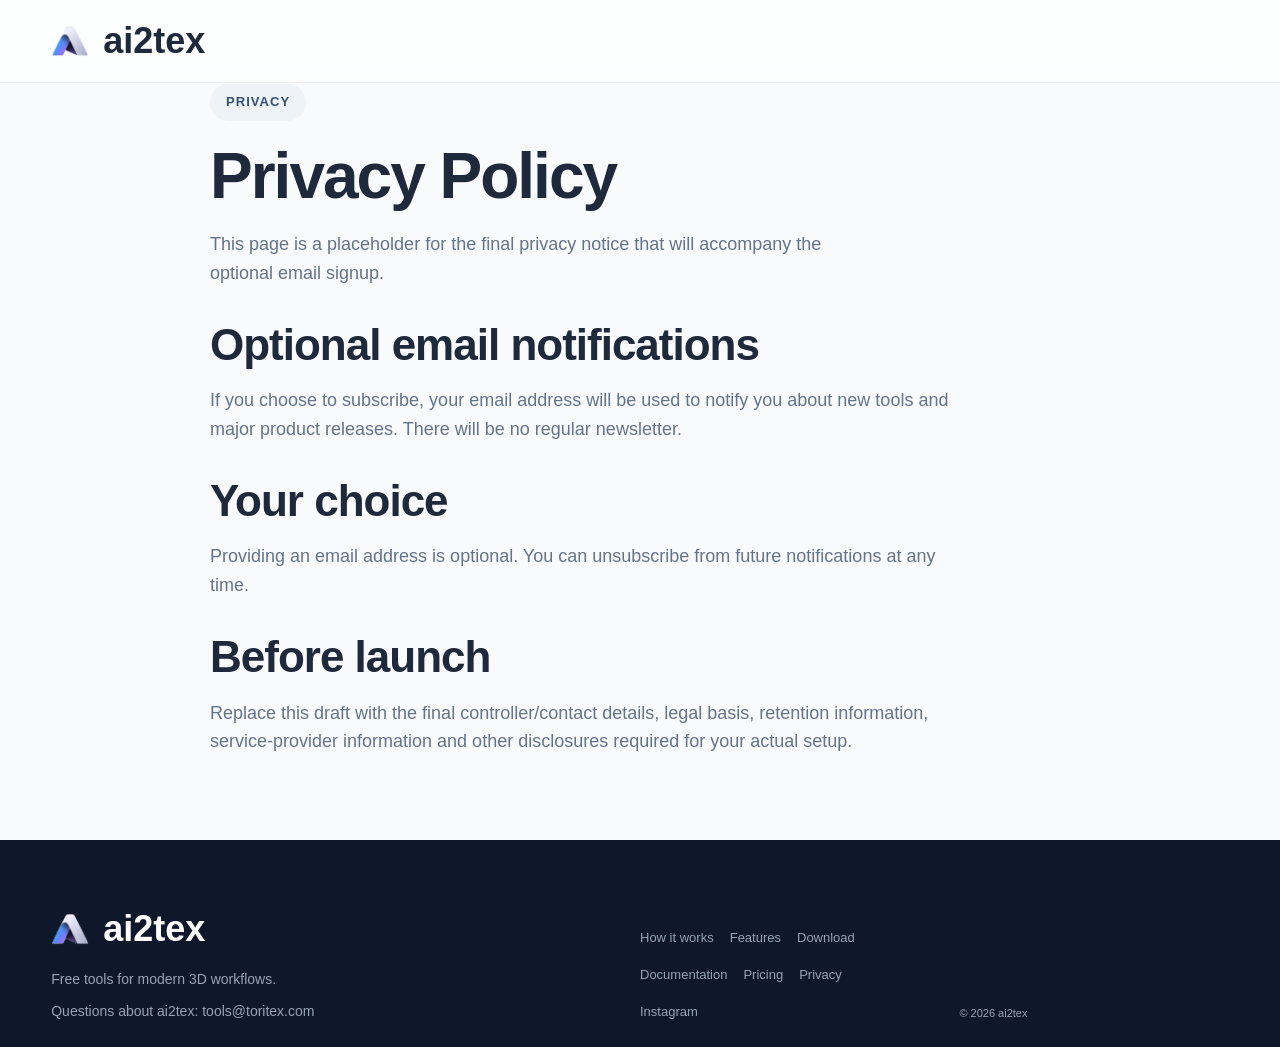
<file: privacy.html>
<!doctype html><html lang="en"><head><meta charset="utf-8"><meta name="viewport" content="width=device-width,initial-scale=1"><meta name="description" content="ai2tex privacy notice: what the optional email signup for new-tool notifications is used for, and how to unsubscribe."><title>Privacy Policy - ai2tex</title><link rel="canonical" href="https://ai2tex.toritex.com/privacy.html"><link rel="stylesheet" href="style.css"><link rel="stylesheet" href="site.css"></head><body><header class="header"><div class="container nav"><a class="brand" href="index.html"><img class="brand-mark" src="assets/logo-mark.svg" alt=""><span>ai2tex</span></a></div></header><main class="section"><div class="container narrow"><div class="eyebrow">PRIVACY</div><h1>Privacy Policy</h1><p class="lead">This page is a placeholder for the final privacy notice that will accompany the optional email signup.</p><h2>Optional email notifications</h2><p class="body">If you choose to subscribe, your email address will be used to notify you about new tools and major product releases. There will be no regular newsletter.</p><h2>Your choice</h2><p class="body">Providing an email address is optional. You can unsubscribe from future notifications at any time.</p><h2>Before launch</h2><p class="body">Replace this draft with the final controller/contact details, legal basis, retention information, service-provider information and other disclosures required for your actual setup.</p></div></main><footer class="footer"><div class="container footer-grid"><div><a class="brand" href="index.html"><img class="brand-mark" src="assets/logo-mark.svg" alt=""><span>ai2tex</span></a><p>Free tools for modern 3D workflows.</p><p>Questions about ai2tex: <a href="mailto:tools@toritex.com?subject=ai2tex%20Support">tools@toritex.com</a></p></div><div class="footer-links"><a href="index.html#how">How it works</a><a href="index.html#features">Features</a><a href="index.html#download">Download</a><a href="documentation.html">Documentation</a><a href="pricing.html">Pricing</a><a href="privacy.html">Privacy</a><a href="https://www.instagram.com/alexander_brikulskiy/" target="_blank" rel="noopener">Instagram</a></div><small>© 2026 ai2tex</small></div></footer></body></html>
</file>
<file: style.css>
*, *:before, *:after {
  margin: 0;
  padding: 0;
  box-sizing: border-box;
}

:root {
  --primary: #35516D;
  --primary-hover: #446782;
  --background: #F8FAFC;
  --surface: #FFF;
  --border: #E5EAF2;
  --text: #1E293B;
  --text-light: #64748B;
  --success: #2FA36B;
  --radius: 18px;
  --shadow-small: 0 4px 12px rgba(15,23,42,.05);
  --shadow-medium: 0 15px 40px rgba(15,23,42,.08);
  --shadow-large: 0 35px 80px rgba(15,23,42,.12);
  --container: 1240px;
}

html {
  scroll-behavior: smooth;
}

body {
  font-family: "Inter", sans-serif;
  background: var(--background);
  color: var(--text);
  line-height: 1.6;
  overflow-x: hidden;
}

a {
  color: inherit;
  text-decoration: none;
}

img {
  display: block;
  max-width: 100%;
  height: auto;
}

.container {
  width: min(var(--container), 92%);
  margin: auto;
}

.narrow {
  max-width: 860px;
}

h1 {
  font-size: 64px;
  line-height: 1.05;
  font-weight: 800;
  letter-spacing: -2px;
}

h2 {
  font-size: 44px;
  line-height: 1.15;
  font-weight: 700;
  letter-spacing: -1px;
}

h3 {
  font-size: 22px;
  font-weight: 700;
}

p {
  color: var(--text-light);
  font-size: 18px;
}


/* =========================
   HEADER
   ========================= */

.header {
  position: fixed;
  width: 100%;
  top: 0;
  left: 0;
  z-index: 1000;
  backdrop-filter: blur(18px);
  background: rgba(255,255,255,.75);
  border-bottom: 1px solid rgba(229,234,242,.7);
}

.nav {
  display: flex;
  align-items: center;
  justify-content: space-between;
  height: 82px;
}

.brand {
  display: flex;
  align-items: center;
  gap: 14px;
  font-weight: 700;
  font-size: 36px;
  flex-shrink: 0;
}

.brand-mark {
  width: 38px;
  height: 38px;
  object-fit: contain;
  flex-shrink: 0;
}

.navlinks {
  display: flex;
  align-items: center;
  gap: 34px;
  margin-left: auto;
}

.navlinks a {
  color: var(--text-light);
  font-size: 16px;
  transition: .25s;
}

.navlinks a:hover {
  color: var(--text);
}

.navbtn {
  display: inline-flex;
  align-items: center;
  justify-content: center;
  min-width: 190px;
  padding: 12px 22px;
  border-radius: 14px;
  background: var(--primary);
  color: #fff;
  font-weight: 600;
  margin-left: 70px;
  transition: .25s;
}

.navbtn:hover {
  background: var(--primary-hover);
  transform: translateY(-2px);
  box-shadow: var(--shadow-medium);
}


/* =========================
   BUTTONS
   ========================= */

.btn {
  display: inline-flex;
  align-items: center;
  justify-content: center;
  gap: 10px;
  border-radius: 14px;
  transition: .25s;
  font-weight: 600;
  white-space: nowrap;
  min-width: 190px;
  padding: 15px 28px;
  border: 1px solid var(--border);
}

.btn.primary {
  background: var(--primary);
  color: #fff;
  border-color: var(--primary);
}

.btn.primary:hover {
  background: var(--primary-hover);
  transform: translateY(-2px);
  box-shadow: var(--shadow-medium);
}

.btn.secondary {
  background: #fff;
  color: var(--text);
  border-color: var(--border);
}

.btn.secondary:hover {
  transform: translateY(-2px);
  box-shadow: var(--shadow-small);
}

.btn.large {
  padding: 17px 36px;
}


/* =========================
   HERO
   ========================= */

.hero {
  padding-top: 180px;
  padding-bottom: 120px;
}

.hero-grid {
  display: grid;
  grid-template-columns: 1fr 1fr;
  gap: 70px;
  align-items: center;
}

.hero-logo {
  display: none;
}

.eyebrow {
  display: inline-flex;
  padding: 8px 16px;
  border-radius: 100px;
  background: #EEF3F8;
  color: var(--primary);
  font-size: 13px;
  font-weight: 700;
  letter-spacing: .08em;
  text-transform: uppercase;
  margin-bottom: 22px;
}

.hero .eyebrow {
  margin-bottom: 24px;
}

.lead {
  margin-top: 28px;
  max-width: 620px;
}

.actions {
  display: flex;
  gap: 18px;
  margin-top: 42px;
}

.meta {
  display: grid;
  grid-template-columns: repeat(3,1fr);
  gap: 18px;
  margin-top: 50px;
  color: var(--text);
  font-weight: 600;
  font-size: 15px;
}

.meta span::before {
  content: "✓";
  color: var(--success);
  margin-right: 8px;
}


/* =========================
   HERO VISUAL
   ========================= */

.hero-visual {
  position: relative;
  background: #fff;
  border: 1px solid var(--border);
  border-radius: 22px;
  padding: 28px;
  box-shadow: var(--shadow-medium);
}

.visual-title {
  display: flex;
  justify-content: space-between;
  color: var(--text-light);
  font-size: 11px;
  font-weight: 700;
  letter-spacing: .08em;
  margin-bottom: 22px;
}

.models {
  display: grid;
  grid-template-columns: minmax(0, 1fr) 34px minmax(0, 1fr);
  gap: 14px;
  align-items: center;
}

.model-card {
  min-width: 0;
}

.model-image {
  width: 100%;
  aspect-ratio: 4 / 5;
  overflow: hidden;
  border-radius: 16px;
  background: #F1F5F9;
  border: 1px solid var(--border);
}

.model-image img {
  width: 100%;
  height: 100%;
  display: block;
  object-fit: cover;
}

.arrow {
  font-size: 28px;
  line-height: 1;
  color: var(--primary);
  text-align: center;
  font-weight: 400;
}

.model-label {
  font-weight: 700;
  font-size: 14px;
  margin-top: 13px;
}

.model-note {
  font-size: 13px;
  color: var(--text-light);
}

.bake-pill {
  margin: 22px auto 0;
  width: max-content;
  padding: 8px 16px;
  border-radius: 999px;
  background: #EEF3F8;
  color: var(--primary);
  font-size: 11px;
  font-weight: 700;
  letter-spacing: .06em;
}


/* =========================
   SECTIONS
   ========================= */

.section {
  padding: 130px 0;
}

.soft {
  background: #fff;
  border-top: 1px solid var(--border);
  border-bottom: 1px solid var(--border);
}

.body {
  max-width: 760px;
}

.two {
  display: grid;
  grid-template-columns: 1fr 1fr;
  gap: 70px;
  align-items: center;
}

.clean {
  list-style: none;
  margin-top: 30px;
  display: grid;
  gap: 13px;
}

.clean li {
  font-size: 16px;
  color: var(--text);
}

.clean li::before {
  content: "✓";
  color: var(--success);
  font-weight: 800;
  margin-right: 10px;
}

.flow {
  display: grid;
  grid-template-columns: 1fr 34px 1fr 34px 1fr;
  gap: 14px;
  align-items: center;
  margin-top: 50px;
}

.flow-card {
  background: #fff;
  border: 1px solid var(--border);
  border-radius: 18px;
  padding: 28px;
  box-shadow: var(--shadow-small);
}

.flow-card b {
  display: block;
  font-size: 17px;
  margin-bottom: 7px;
}

.flow-card span {
  font-size: 14px;
  color: var(--text-light);
}

.flow-arrow {
  font-style: normal;
  text-align: center;
  color: var(--primary);
  font-size: 24px;
}


/* =========================
   WORKFLOW IMAGE
   ========================= */

.workflow-image {
  display: flex;
  justify-content: center;
  align-items: center;
}

.workflow-image img {
  display: block;
  width: auto;
  max-width: 100%;
  max-height: 620px;
  height: auto;
  border-radius: 12px;
  box-shadow: 0 12px 35px rgba(0,0,0,.10);
}


.scope,
.email {
  background: #fff;
  border: 1px solid var(--border);
  border-radius: 22px;
  padding: 28px;
  box-shadow: var(--shadow-medium);
}

.cards {
  display: grid;
  gap: 28px;
  margin-top: 55px;
}

.four {
  grid-template-columns: repeat(4,1fr);
}

.card {
  background: #fff;
  border: 1px solid var(--border);
  border-radius: 22px;
  padding: 36px;
  transition: .28s ease;
  box-shadow: var(--shadow-small);
}

.card:hover {
  transform: translateY(-6px);
  box-shadow: var(--shadow-large);
}

.card strong {
  color: var(--primary);
  font-size: 13px;
  letter-spacing: .08em;
}

.card h3 {
  margin: 18px 0 14px;
}

.card p {
  font-size: 16px;
}

.scope {
  padding: 36px;
}

.scope small {
  color: var(--text-light);
  font-size: 11px;
  letter-spacing: .12em;
  font-weight: 700;
}

.tags {
  display: flex;
  flex-wrap: wrap;
  gap: 9px;
  margin: 24px 0;
}

.tag {
  padding: 8px 11px;
  border: 1px solid var(--border);
  border-radius: 10px;
  color: var(--text-light);
  font-size: 13px;
  background: #F8FAFC;
}

.code {
  font-family: ui-monospace,SFMono-Regular,Consolas,monospace;
  font-size: .9em;
  background: #F1F5F9;
  padding: 2px 6px;
  border-radius: 5px;
}


/* =========================
   DOWNLOAD
   ========================= */

.download {
  background: #fff;
}

.download-box {
  background: linear-gradient(135deg,#35516D 0%,#446782 100%);
  color: #fff;
  border-radius: 30px;
  padding: 90px 70px;
  text-align: center;
  box-shadow: 0 40px 90px rgba(53,81,109,.22);
}

.download-box .eyebrow {
  background: rgba(255,255,255,.14);
  color: #fff;
}

.download-box h2 {
  color: #fff;
  margin: 24px 0;
}

.download-box .body {
  color: rgba(255,255,255,.88);
  margin: 0 auto 40px;
}

.download-box .primary {
  background: #fff;
  color: var(--primary);
  border-color: #fff;
}

.download-box .primary:hover {
  background: #F4F7FA;
}

.download-meta {
  margin-top: 18px;
  color: rgba(255,255,255,.75);
  font-size: 13px;
}


/* =========================
   EMAIL
   ========================= */

.email {
  padding: 36px;
}

.email label[for="EMAIL"] {
  font-weight: 600;
  font-size: 14px;
  display: block;
  margin-bottom: 8px;
}

.email-row {
  display: flex;
  gap: 12px;
}

.email-row button {
  cursor: pointer;
}

.email-row input {
  flex: 1;
  min-width: 0;
  border: 1px solid var(--border);
  border-radius: 12px;
  padding: 14px 15px;
  font: inherit;
  color: var(--text);
  background: #fff;
}

.consent {
  display: flex;
  gap: 10px;
  margin-top: 18px;
  font-size: 14px;
}

.consent input {
  margin-top: 5px;
  accent-color: var(--primary);
}

.fine {
  font-size: 12px !important;
  margin-top: 13px;
}

.fine a {
  text-decoration: underline;
}

.callout {
  display: flex;
  align-items: center;
  justify-content: space-between;
  gap: 40px;
  background: #fff;
  border: 1px solid var(--border);
  border-radius: 22px;
  padding: 40px;
  box-shadow: var(--shadow-small);
}

.callout h2 {
  margin-bottom: 14px;
}

.callout .body {
  margin: 0;
}


/* =========================
   DOCUMENTATION
   ========================= */

.docs-hero {
  padding-top: 165px;
  padding-bottom: 75px;
  background: #fff;
  border-bottom: 1px solid var(--border);
}

.docs-hero .lead {
  max-width: 760px;
}

.docs-layout {
  display: grid;
  grid-template-columns: 250px minmax(0, 1fr);
  gap: 70px;
  padding-top: 75px;
  padding-bottom: 120px;
}

.toc {
  position: sticky;
  top: 115px;
  align-self: start;
  display: grid;
  gap: 9px;
}

.toc b {
  font-size: 12px;
  letter-spacing: .1em;
  color: var(--text-light);
  margin-bottom: 8px;
}

.toc a {
  font-size: 14px;
  color: var(--text-light);
  padding: 6px 0;
}

.toc a:hover {
  color: var(--primary);
}

.doc {
  min-width: 0;
}

.doc section {
  padding: 0 0 80px;
  margin-bottom: 80px;
  border-bottom: 1px solid var(--border);
}

.doc section:last-child {
  border-bottom: 0;
}

.doc h2 {
  margin: 8px 0 22px;
}

.doc h3 {
  margin: 30px 0 15px;
  font-size: 22px;
}

.doc p {
  margin: 0 0 18px;
  font-size: 16px;
}

.doc ul,
.doc ol {
  padding-left: 24px;
  margin: 18px 0;
}

.doc li {
  font-size: 16px;
  color: var(--text);
  margin: 9px 0;
  overflow-wrap: break-word;
}

.doc p {
  overflow-wrap: break-word;
}

.table-wrap {
  overflow: auto;
  border: 1px solid var(--border);
  border-radius: 18px;
  background: #fff;
  box-shadow: var(--shadow-small);
  margin-top: 28px;
}

table {
  width: 100%;
  border-collapse: collapse;
  min-width: 650px;
}

th,
td {
  text-align: left;
  padding: 15px 17px;
  border-bottom: 1px solid var(--border);
  font-size: 14px;
  vertical-align: top;
}

th {
  background: #F8FAFC;
  color: var(--text);
  font-weight: 700;
}

tr:last-child td {
  border-bottom: 0;
}

.step {
  display: grid;
  grid-template-columns: 38px minmax(0, 1fr);
  gap: 15px;
  align-items: start;
  padding: 18px 0;
  border-top: 1px solid var(--border);
  font-size: 15px;
  line-height: 1.6;
  overflow-wrap: break-word;
}

.step strong {
  width: 32px;
  height: 32px;
  border-radius: 50%;
  background: var(--primary);
  color: #fff;
  display: flex;
  align-items: center;
  justify-content: center;
  flex-shrink: 0;
}

.note {
  margin-top: 22px;
  padding: 18px 20px;
  border-left: 4px solid var(--primary);
  background: #EEF3F8;
  border-radius: 0 12px 12px 0;
  font-size: 14px;
}


/* =========================
   FOOTER
   ========================= */

.footer {
  background: #0F172A;
  color: #CBD5E1;
  padding: 90px 0 30px;
}

.footer-grid {
  display: grid;
  grid-template-columns: 2fr 1fr 1fr;
  gap: 50px;
  align-items: end;
}

.footer .brand {
  color: #fff;
}

.footer p {
  font-size: 14px;
  color: #94A3B8;
  margin-top: 10px;
}

.footer-links {
  display: flex;
  flex-wrap: wrap;
  gap: 16px;
}

.footer-links a {
  font-size: 13px;
  color: #94A3B8;
}

.footer-links a:hover {
  color: #fff;
}

.footer small {
  font-size: 11px;
  color: #94A3B8;
}


/* =========================
   TABLET
   ========================= */

@media(max-width:1100px) {

  .hero-grid,
  .two {
    grid-template-columns: 1fr;
  }

  .four {
    grid-template-columns: repeat(2,1fr);
  }

  .docs-layout {
    grid-template-columns: 1fr;
  }

  .toc {
    position: static;
    display: flex;
    flex-wrap: wrap;
    gap: 8px 18px;
    padding-bottom: 30px;
  }

  .footer-grid {
    grid-template-columns: 1fr 1fr;
  }

  .navbtn {
    margin-left: 30px;
  }
}


/* =========================
   MOBILE
   ========================= */

@media(max-width:768px) {

  h1 {
    font-size: 46px;
  }

  h2 {
    font-size: 34px;
  }

  .navlinks {
    display: none;
  }

  .navbtn {
    margin-left: auto;
    min-width: auto;
    padding: 12px 16px;
  }

  .hero-logo {
    width: 280px;
  }

  .actions {
    flex-direction: column;
  }

  .meta {
    grid-template-columns: 1fr;
  }

  .four {
    grid-template-columns: 1fr;
  }

  .flow {
    grid-template-columns: 1fr;
  }

  .flow-arrow {
    transform: rotate(90deg);
  }

  .models {
    grid-template-columns: 1fr;
    gap: 18px;
  }

  .model-image {
    aspect-ratio: 4 / 5;
  }

  .arrow {
    transform: rotate(90deg);
    justify-self: center;
    margin: 2px 0;
  }

  .download-box {
    padding: 60px 30px;
  }

  .email-row {
    flex-direction: column;
  }

  .callout {
    align-items: flex-start;
    flex-direction: column;
  }

  .footer-grid {
    grid-template-columns: 1fr;
  }

  .brand {
    font-size: 30px;
  }
}


/* =========================
   SMALL MOBILE
   ========================= */

@media(max-width:480px) {

  .container {
    width: 94%;
  }

  .hero {
    padding-top: 135px;
  }

  .section {
    padding: 95px 0;
  }

  .brand-mark {
    width: 34px;
    height: 34px;
  }

  .nav {
    height: 74px;
  }

  .hero-logo {
    width: 250px;
  }
}
/* =========================
   BREVO FORM
   ========================= */

#sib-form-container {
  width: 100%;
}

#sib-container {
  width: 100% !important;
  max-width: none !important;
  padding: 0 !important;
  background: transparent !important;
  border: 0 !important;
}

#sib-form {
  font-family: inherit !important;
}

#sib-form .entry__label {
  font-family: inherit !important;
  font-size: 14px !important;
  font-weight: 600 !important;
  color: var(--text) !important;
  margin-bottom: 8px !important;
}

#sib-form input[type="email"] {
  width: 100% !important;
  min-height: 48px !important;
  padding: 13px 15px !important;
  border: 1px solid var(--border) !important;
  border-radius: 12px !important;
  background: #fff !important;
  color: var(--text) !important;
  font-family: inherit !important;
  font-size: 15px !important;
  box-sizing: border-box !important;
}

#sib-form input[type="email"]:focus {
  outline: none !important;
  border-color: var(--primary) !important;
  box-shadow: 0 0 0 3px rgba(53, 81, 109, 0.10) !important;
}

#sib-form .entry__field {
  border: 0 !important;
  padding: 0 !important;
  background: transparent !important;
}

#sib-form button {
  font-family: inherit !important;
}

#sib-form .entry__choice {
  font-size: 14px !important;
  color: var(--text-light) !important;
}

#sib-form .entry__choice label {
  color: var(--text-light) !important;
}

#sib-form a {
  color: var(--primary) !important;
}

#success-message {
  margin-bottom: 0 !important;
  padding: 20px 22px !important;
}

#success-message strong {
  color: var(--text) !important;
}

#error-message {
  border-radius: 14px !important;
}

/* Hide Brevo branding/footer inside the embedded form */
.sib-form .sib-form-block__form-footer {
  display: none !important;
}
/* =========================
   AI2TEX BREVO LAYOUT
   ========================= */

.ai2tex-email-row {
  display: flex;
  align-items: flex-end;
  gap: 12px;
}

.ai2tex-email-row .entry__field {
  flex: 1;
  min-width: 0;
}

.ai2tex-email-row .entry__label {
  display: block !important;
  margin-bottom: 8px !important;
}

.ai2tex-email-row button {
  flex: 0 0 auto;
  min-height: 48px;
  white-space: nowrap;
  cursor: pointer;
}

#sib-form .entry__choice {
  margin-top: 18px !important;
  padding-left: 0 !important;
  text-indent: 0 !important;
}

#sib-form .entry__choice label {
  display: flex !important;
  align-items: flex-start !important;
  gap: 10px !important;
}

#sib-form .entry__choice input[type="checkbox"] {
  appearance: auto !important;
  -webkit-appearance: auto !important;
  width: 18px !important;
  height: 18px !important;
  min-width: 18px !important;
  flex: 0 0 18px !important;
  margin: 3px 0 0 !important;
  padding: 0 !important;
  position: static !important;
  opacity: 1 !important;
}

.sib-form__declaration {
  margin-top: 14px;
  font-size: 12px;
  line-height: 1.5;
  color: var(--text-light);
}

.sib-form__declaration p {
  margin: 0;
}

.sib-form__declaration a {
  text-decoration: underline;
}

#sib-form .entry__error {
  color: #B3261E !important;
  font-size: 13px !important;
  margin-top: 6px !important;
}

#success-message,
#error-message {
  margin-bottom: 20px !important;
  padding: 18px 20px !important;
  border-radius: 12px !important;
  font-family: inherit !important;
  font-size: 14px !important;
  line-height: 1.5 !important;
}

#success-message .sib-form-message-panel__text,
#error-message .sib-form-message-panel__text {
  font-family: inherit !important;
}

@media (max-width: 700px) {

  .ai2tex-email-row {
    flex-direction: column;
    align-items: stretch;
  }

  .ai2tex-email-row button {
    width: 100%;
  }

}
</file>
<file: site.css>
/* ==========================================================
   ai2tex layout refinements
   Loaded after style.css on every page.
   Tightens vertical spacing so the long empty gaps go away
   while the look of the site stays the same.
==========================================================*/

body {
  margin: 0;
}

h1 {
  margin: 0;
}

h2 {
  margin: 0 0 16px;
}

/* Spacing between text blocks (the global reset removes default margins) */
.body {
  margin-top: 16px;
}

p + h2 {
  margin-top: 32px;
}


/* ---------- Hero ---------- */

.hero {
  padding-top: 150px;
  padding-bottom: 80px;
}

.hero-grid {
  gap: 56px;
}

.lead {
  margin-top: 20px;
}

.actions {
  margin-top: 32px;
}

.meta {
  margin-top: 36px;
}


/* ---------- Sections ---------- */

.section {
  padding: 84px 0;
}

.clean {
  margin-top: 22px;
}

.flow {
  margin-top: 36px;
}

.cards {
  margin-top: 36px;
  gap: 24px;
}

.card {
  padding: 30px;
}

.two {
  gap: 56px;
}

.download-box {
  padding: 64px 56px;
}

.callout {
  padding: 32px;
}


/* ---------- Documentation ---------- */

.docs-hero {
  padding-top: 140px;
  padding-bottom: 48px;
}

.docs-layout {
  gap: 56px;
  padding-top: 48px;
  padding-bottom: 72px;
}

.doc section {
  padding: 0 0 48px;
  margin-bottom: 48px;
}


/* ---------- Footer ---------- */

.footer {
  padding: 60px 0 24px;
}


/* ---------- Tablet and mobile ---------- */

@media (max-width: 768px) {

  .hero {
    padding-top: 120px;
    padding-bottom: 56px;
  }

  .section {
    padding: 60px 0;
  }

  .download-box {
    padding: 48px 24px;
  }

  .docs-hero {
    padding-top: 120px;
    padding-bottom: 36px;
  }

  .docs-layout {
    padding-bottom: 48px;
  }

  .doc section {
    padding-bottom: 36px;
    margin-bottom: 36px;
  }

  .footer {
    padding: 48px 0 20px;
  }
}

@media (max-width: 480px) {

  .hero {
    padding-top: 108px;
  }

  .section {
    padding: 56px 0;
  }
}
</file>
